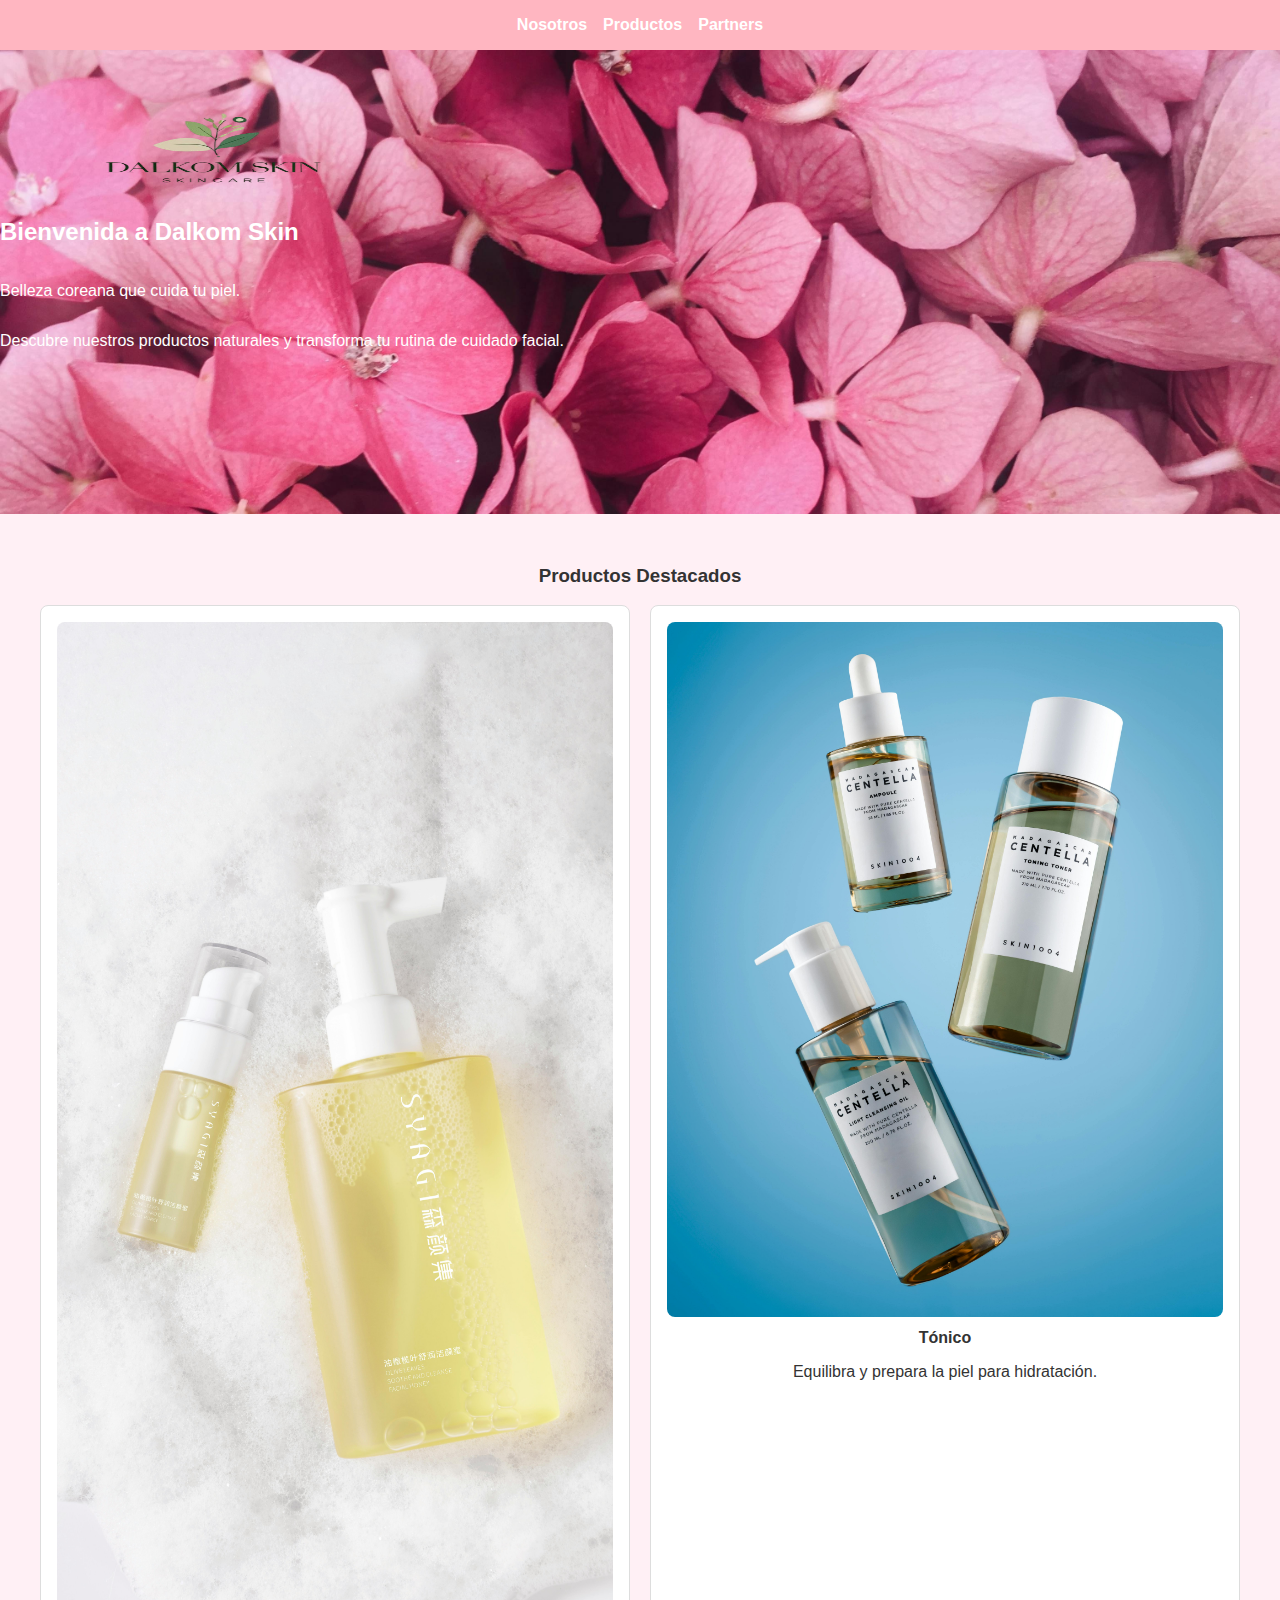
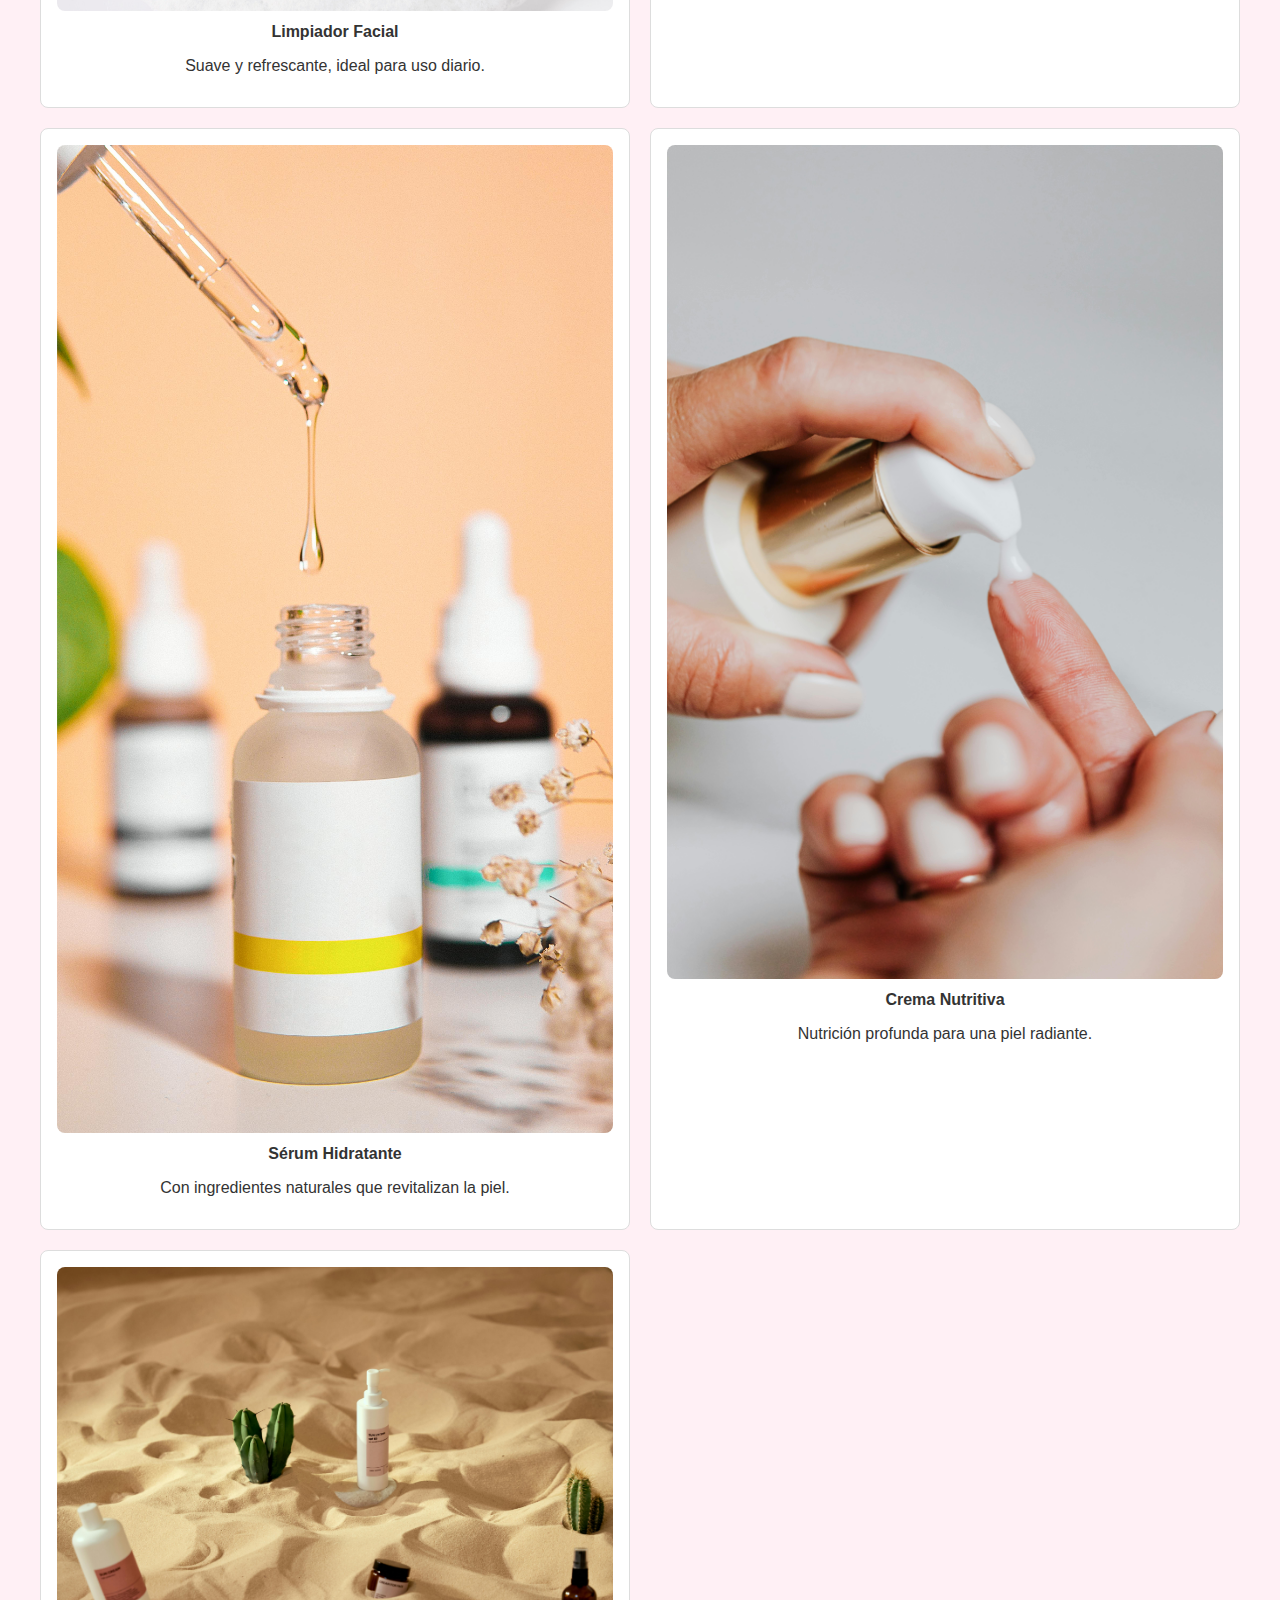
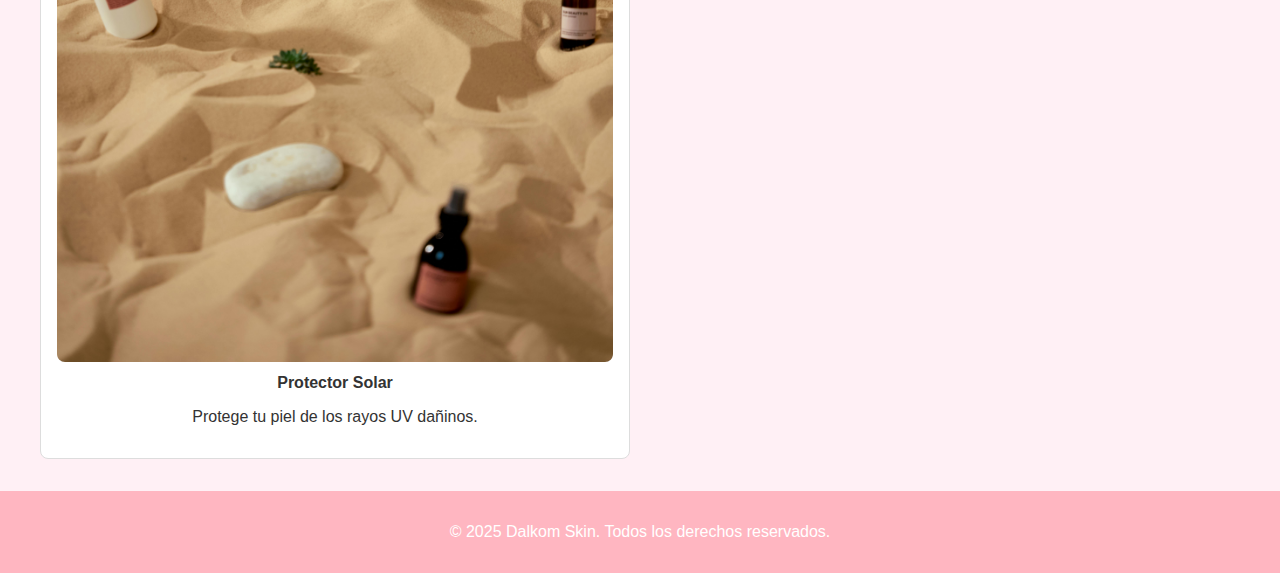
<file: index.html>
<!DOCTYPE html>
<html lang="es">
<head>
    <meta charset="UTF-8">
    <meta name="viewport" content="width=device-width, initial-scale=1.0">
    <title>Dalkom Skin</title>
    <link rel="stylesheet" href="styles.css">
</head>
<body>
   <header>
    <div class="header-container">
        <nav>
            <ul>
                <li><a href="nosotros.html">Nosotros</a></li>
                <li><a href="#">Productos</a></li>
                <li><a href="#">Partners</a></li>
            </ul>
        </nav>
    </div>
</header>
    <section class="hero">
    <div class="hero-logo">
        <img src="logotwo.png" alt="Dalkom Skin Logo">
    </div>
    <h2>Bienvenida a Dalkom Skin</h2>
    <p>Belleza coreana que cuida tu piel.</p>
    <p>Descubre nuestros productos naturales y transforma tu rutina de cuidado facial.</p>
</section>
   <section class="products">
    <h3>Productos Destacados</h3>
    <div class="product-grid">
        <div class="product-card">
            <img src="cleanser.jpg" alt="Limpiador Facial" style="width:100%; max-width:800px;">
            <h4>Limpiador Facial</h4>
            <p>Suave y refrescante, ideal para uso diario.</p>
        </div>
        <div class="product-card">
            <img src="toner.jpg" alt="Tónico" style="width:100%; max-width:800px;">
            <h4>Tónico</h4>
            <p>Equilibra y prepara la piel para hidratación.</p>
        </div>
        <div class="product-card">
            <img src="serum.jpg" alt="Sérum Hidratante" style="width:100%; max-width:800px;">
            <h4>Sérum Hidratante</h4>
            <p>Con ingredientes naturales que revitalizan la piel.</p>
        </div>
        <div class="product-card">
            <img src="moisturecream.jpg" alt="Crema Nutritiva" style="width:100%; max-width:800px;">
            <h4>Crema Nutritiva</h4>
            <p>Nutrición profunda para una piel radiante.</p>
        </div>
        <div class="product-card">
            <img src="sunscreen.jpg" alt="Protector Solar" style="width:100%; max-width:800px;">
            <h4>Protector Solar</h4>
            <p>Protege tu piel de los rayos UV dañinos.</p>
        </div>
    </div>
</section>

    <footer>
        <p>&copy; 2025 Dalkom Skin. Todos los derechos reservados.</p>
    </footer>
</body>
</html>
</file>
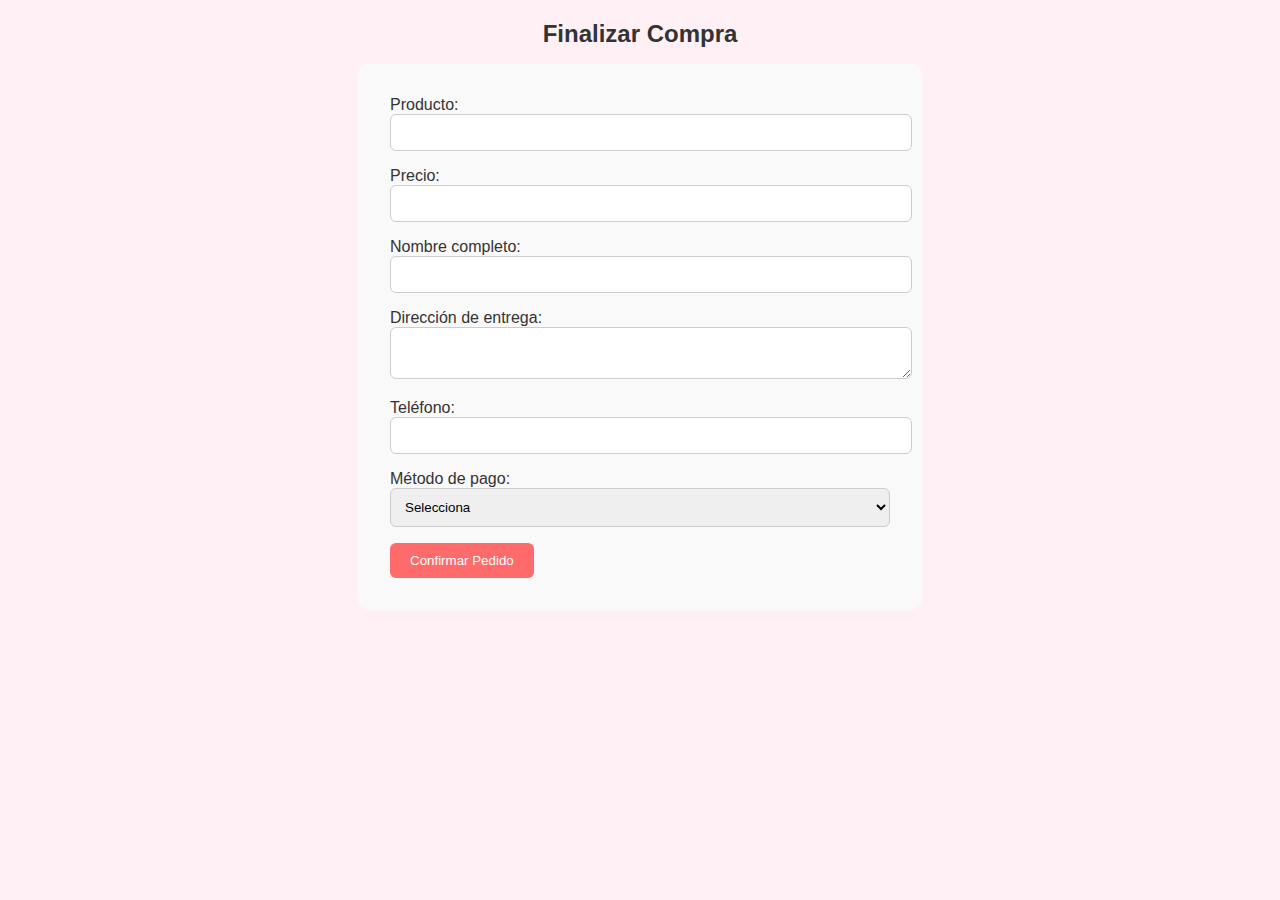
<file: checkout.html>
<!DOCTYPE html>
<html lang="es">
<head>
  <meta charset="UTF-8" />
  <meta name="viewport" content="width=device-width, initial-scale=1.0"/>
  <title>Finalizar Compra - Dalkom Skin</title>
  <link rel="stylesheet" href="styles.css"/>
  <style>
    form {
      max-width: 500px;
      margin: auto;
      padding: 2rem;
      background-color: #f9f9f9;
      border-radius: 12px;
    }
    input, select, textarea {
      width: 100%;
      padding: 10px;
      margin-bottom: 1rem;
      border: 1px solid #ccc;
      border-radius: 6px;
    }
    button {
      background-color: #ff6b6b;
      color: white;
      border: none;
      padding: 10px 20px;
      border-radius: 6px;
      cursor: pointer;
    }
    h2 {
      text-align: center;
      margin-bottom: 1rem;
    }
  </style>
</head>
<body>
  <h2>Finalizar Compra</h2>
  <form id="checkout-form">
    <label>Producto:</label>
    <input type="text" id="product-name" name="producto" readonly />

    <label>Precio:</label>
    <input type="text" id="product-price" name="precio" readonly />

    <label>Nombre completo:</label>
    <input type="text" name="nombre" required />

    <label>Dirección de entrega:</label>
    <textarea name="direccion" required></textarea>

    <label>Teléfono:</label>
    <input type="tel" name="telefono" required />

    <label>Método de pago:</label>
    <select name="metodo_pago" required>
      <option value="">Selecciona</option>
      <option value="nequi">Nequi</option>
      <option value="daviplata">Daviplata</option>
      <option value="transferencia">Transferencia Bancaria</option>
      <option value="contraentrega">Contra entrega</option>
    </select>

    <button type="submit">Confirmar Pedido</button>
  </form>

  <script>
    const params = new URLSearchParams(window.location.search);
    const name = params.get('producto');
    const price = params.get('precio');

    if (name && price) {
      document.getElementById('product-name').value = decodeURIComponent(name);
      document.getElementById('product-price').value = price + ' COP';
    }

    document.getElementById('checkout-form').addEventListener('submit', function(e) {
      e.preventDefault();
      alert("¡Tu pedido ha sido recibido! Te contactaremos pronto para confirmar.");
      this.reset();
    });
  </script>
</body>
</html>
</file>
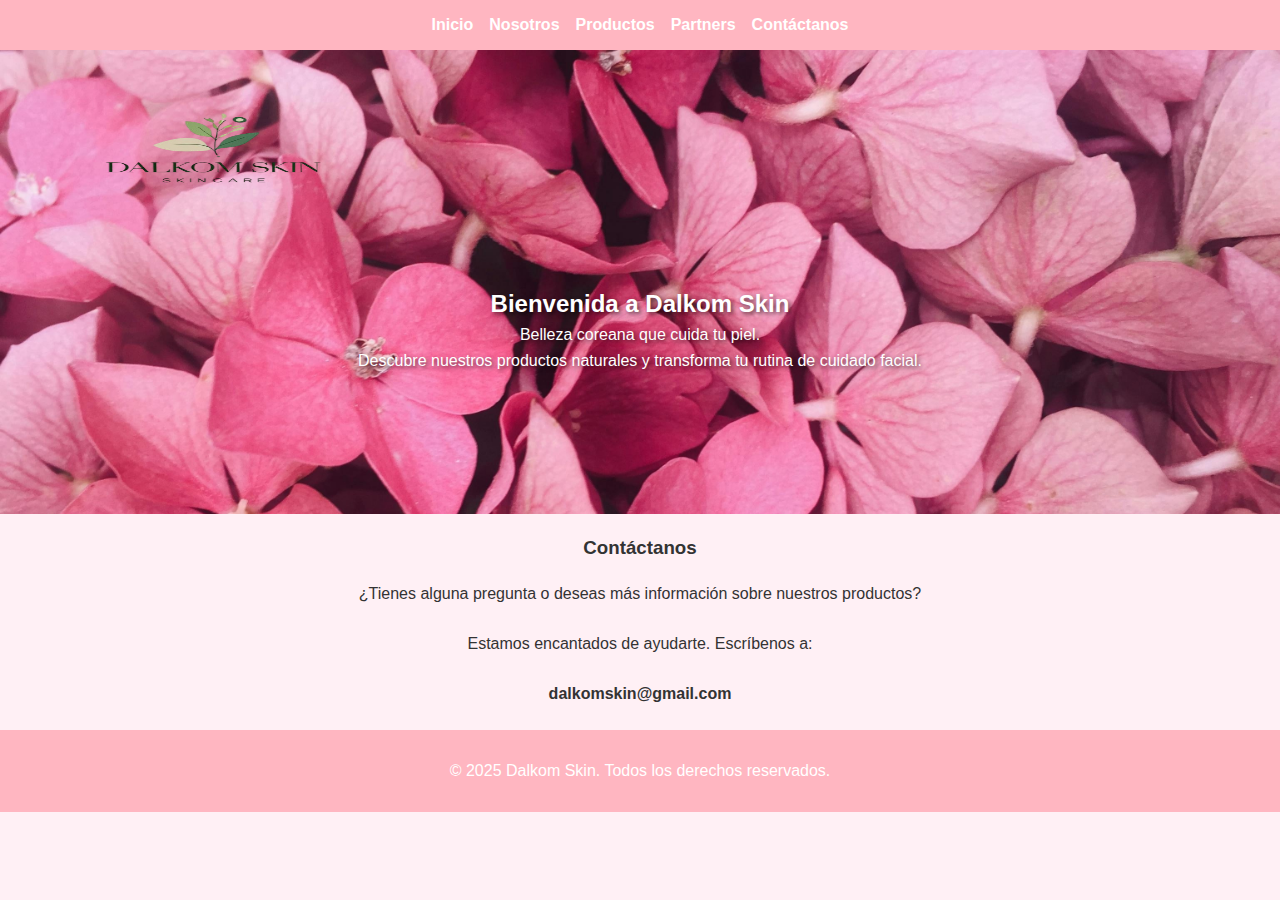
<file: contactanos.html>
<!DOCTYPE html>
<html lang="es">
<head>
    <meta charset="UTF-8" />
    <meta name="viewport" content="width=device-width, initial-scale=1" />
    <title>Contáctanos - Dalkom Skin</title>
    <link rel="stylesheet" href="styles.css" />
</head>
<body>
    <header>
        <div class="header-container">
            <nav>
                <ul>
                    <li><a href="index.html">Inicio</a></li>
                    <li><a href="nosotros.html">Nosotros</a></li>
                    <li><a href="#">Productos</a></li>
                    <li><a href="#">Partners</a></li>
                    <li><a href="contactanos.html">Contáctanos</a></li>
                </ul>
            </nav>
        </div>
    </header>

    <section class="hero">
        <div class="hero-logo">
            <img src="logotwo.png" alt="Dalkom Skin Logo" />
        </div>
        <div class="hero-content">
            <div class="hero-text">
                <h2>Bienvenida a Dalkom Skin</h2>
                <p>Belleza coreana que cuida tu piel.</p>
                <p>Descubre nuestros productos naturales y transforma tu rutina de cuidado facial.</p>
            </div>
        </div>
    </section>

    <section class="about-text">
        <h3>Contáctanos</h3>
        <p>¿Tienes alguna pregunta o deseas más información sobre nuestros productos?</p>
        <p>Estamos encantados de ayudarte. Escríbenos a:</p>
        <p><strong>dalkomskin@gmail.com</strong></p>
    </section>

    <footer>
        <p>&copy; 2025 Dalkom Skin. Todos los derechos reservados.</p>
    </footer>
</body>
</html>
</file>
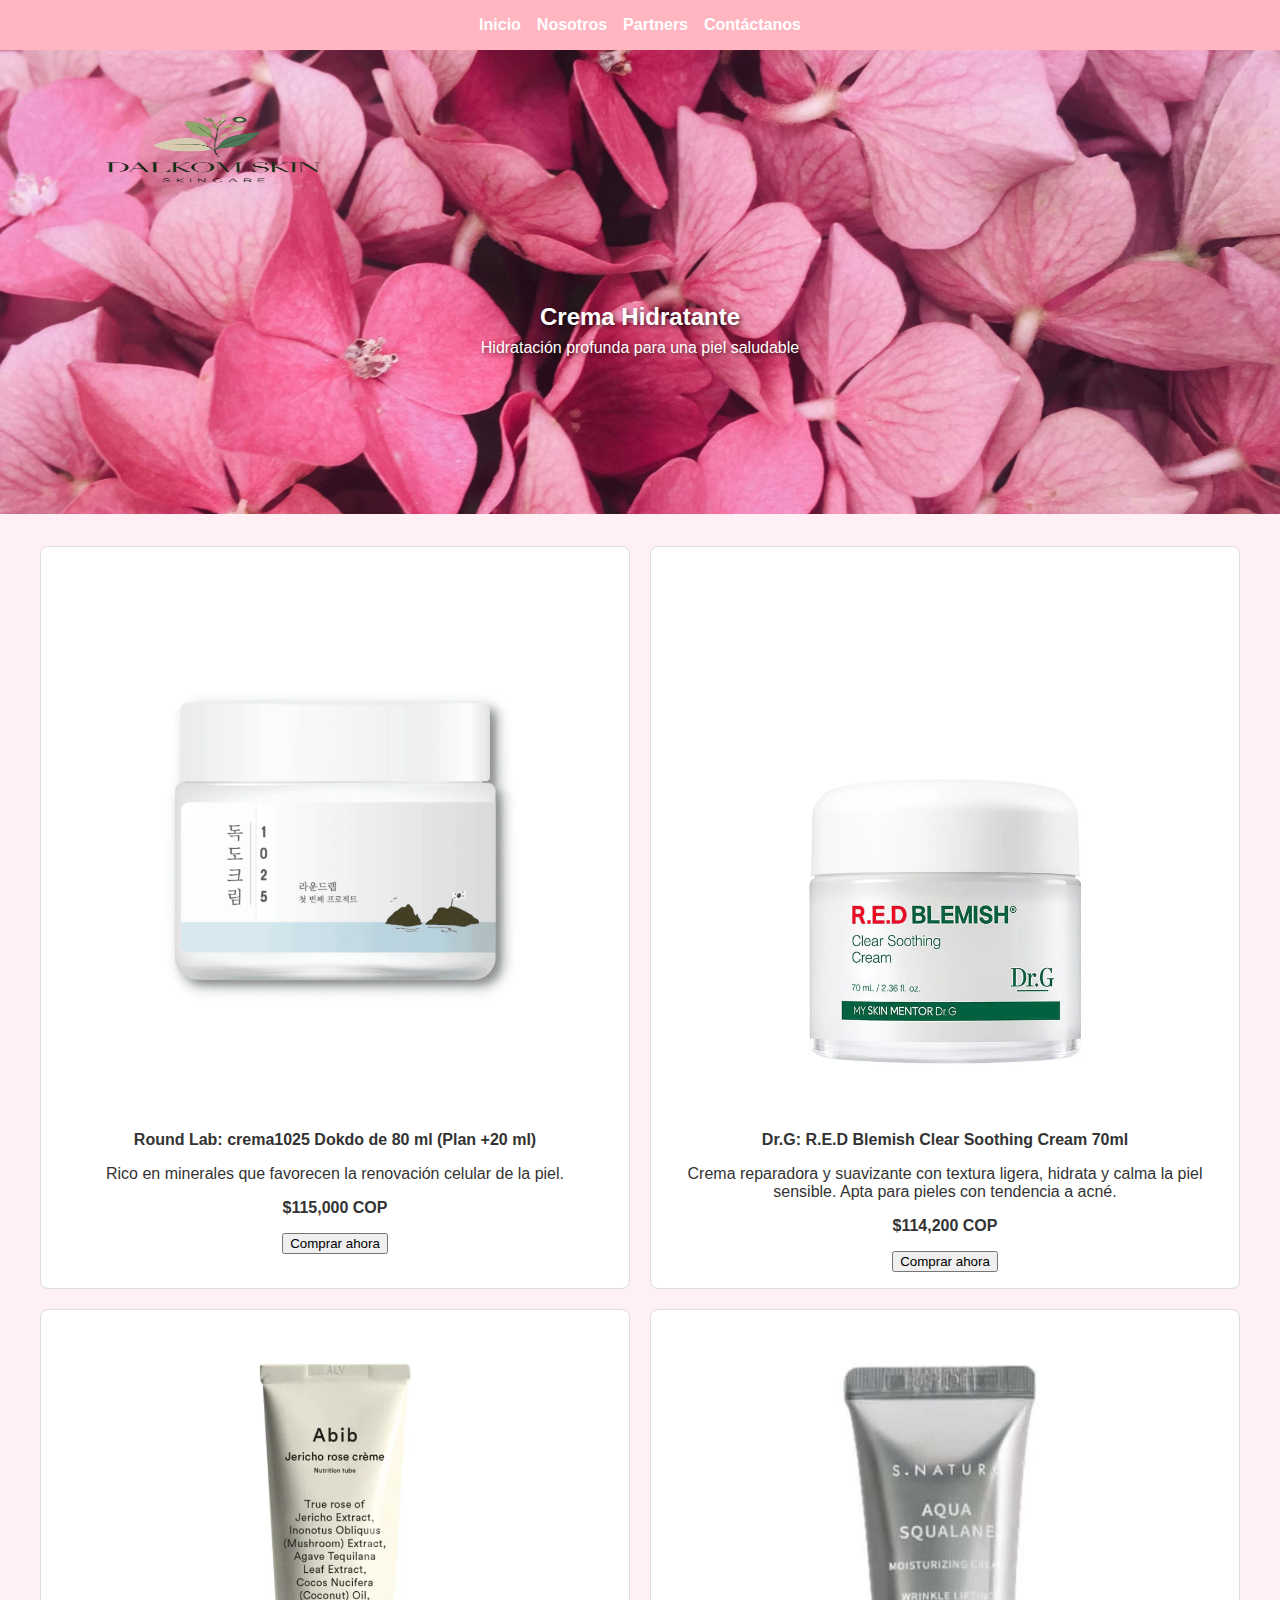
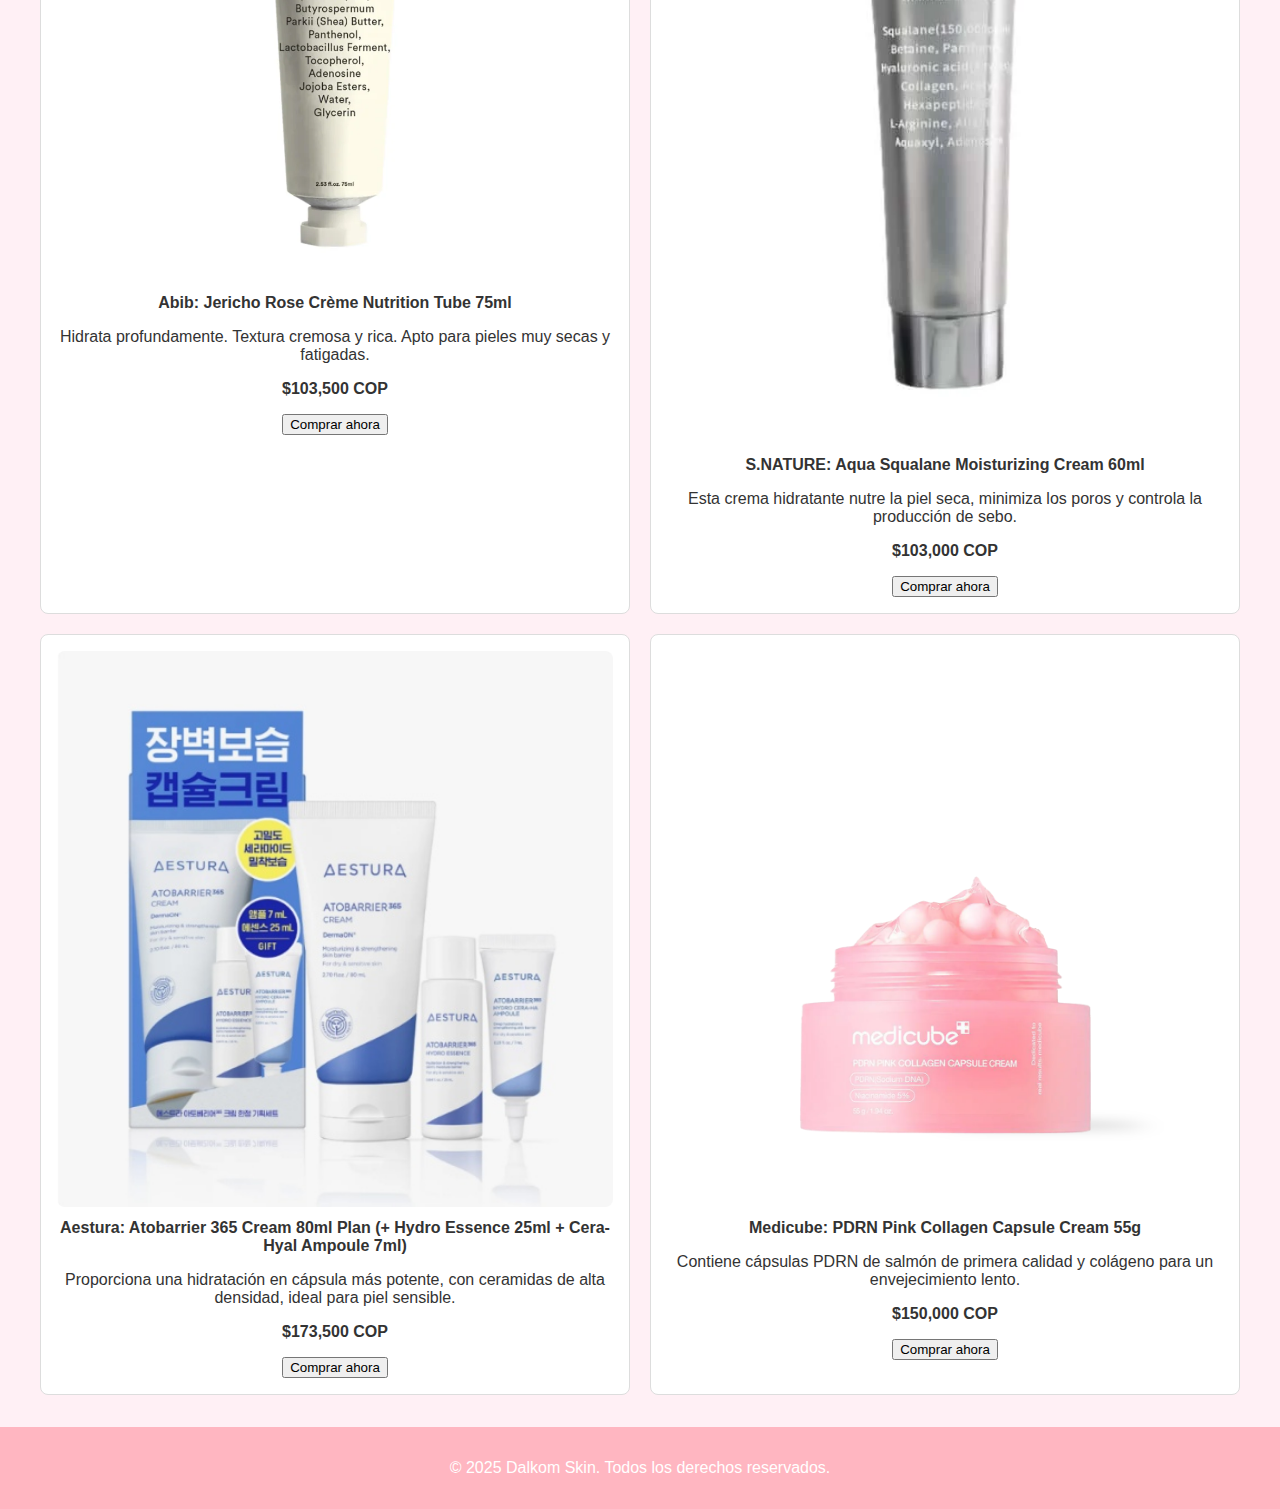
<file: crema.html>
<!DOCTYPE html>
<html lang="es">
<head>
  <meta charset="UTF-8" />
  <meta name="viewport" content="width=device-width, initial-scale=1.0" />
  <title>Crema Hidratante - Dalkom Skin</title>
  <link rel="stylesheet" href="styles.css" />
</head>
<body>
  <header>
    <div class="header-container">
      <nav>
        <ul>
          <li><a href="index.html">Inicio</a></li>
          <li><a href="nosotros.html">Nosotros</a></li>
          <li><a href="#">Partners</a></li>
          <li><a href="contactanos.html">Contáctanos</a></li>
        </ul>
      </nav>
    </div>
  </header>

  <section class="hero">
    <div class="hero-logo">
      <img src="logotwo.png" alt="Dalkom Skin Logo" />
    </div>
    <div class="hero-content">
      <div class="hero-text">
        <h2>Crema Hidratante</h2>
        <p>Hidratación profunda para una piel saludable</p>
      </div>
    </div>
  </section>

  <section class="products">
    <div class="product-grid">
      <!-- Producto 1 -->
      <div class="product-card">
        <img src="roundlab-crema.jpg" alt="Round Lab: crema1025 Dokdo de 80 ml (Plan +20 ml)" />
        <h4>Round Lab: crema1025 Dokdo de 80 ml (Plan +20 ml)</h4>
        <p>Rico en minerales que favorecen la renovación celular de la piel.</p>
        <p><strong>$115,000 COP</strong></p>
        <button>Comprar ahora</button>
      </div>

      <!-- Producto 2 -->
      <div class="product-card">
        <img src="drg-blemish.jpg" alt="Dr.G: R.E.D Blemish Clear Soothing Cream 70ml" />
        <h4>Dr.G: R.E.D Blemish Clear Soothing Cream 70ml</h4>
        <p>Crema reparadora y suavizante con textura ligera, hidrata y calma la piel sensible. Apta para pieles con tendencia a acné.</p>
        <p><strong>$114,200 COP</strong></p>
        <button>Comprar ahora</button>
      </div>

      <!-- Producto 3 -->
      <div class="product-card">
        <img src="abib-nutrition.jpg" alt="Abib: Jericho Rose Crème Nutrition Tube 75ml" />
        <h4>Abib: Jericho Rose Crème Nutrition Tube 75ml</h4>
        <p>Hidrata profundamente. Textura cremosa y rica. Apto para pieles muy secas y fatigadas.</p>
        <p><strong>$103,500 COP</strong></p>
        <button>Comprar ahora</button>
      </div>

      <!-- Producto 4 -->
      <div class="product-card">
        <img src="snature-aqua.jpg" alt="S.NATURE: Aqua Squalane Moisturizing Cream 60ml" />
        <h4>S.NATURE: Aqua Squalane Moisturizing Cream 60ml</h4>
        <p>Esta crema hidratante nutre la piel seca, minimiza los poros y controla la producción de sebo.</p>
        <p><strong>$103,000 COP</strong></p>
        <button>Comprar ahora</button>
      </div>

      <!-- Producto 5 -->
      <div class="product-card">
        <img src="aestura-cream.jpg" alt="Aestura: Atobarrier 365 Cream 80ml Plan (+ Hydro Essence 25ml + Cera-Hyal Ampoule 7ml)" />
        <h4>Aestura: Atobarrier 365 Cream 80ml Plan (+ Hydro Essence 25ml + Cera-Hyal Ampoule 7ml)</h4>
        <p>Proporciona una hidratación en cápsula más potente, con ceramidas de alta densidad, ideal para piel sensible.</p>
        <p><strong>$173,500 COP</strong></p>
        <button>Comprar ahora</button>
      </div>

      <!-- Producto 6 -->
      <div class="product-card">
        <img src="medicube-capsule.jpg" alt="Medicube: PDRN Pink Collagen Capsule Cream 55g" />
        <h4>Medicube: PDRN Pink Collagen Capsule Cream 55g</h4>
        <p>Contiene cápsulas PDRN de salmón de primera calidad y colágeno para un envejecimiento lento.</p>
        <p><strong>$150,000 COP</strong></p>
        <button>Comprar ahora</button>
      </div>
    </div>
  </section>

  <footer>
    <p>&copy; 2025 Dalkom Skin. Todos los derechos reservados.</p>
  </footer>
</body>
</html>
</file>
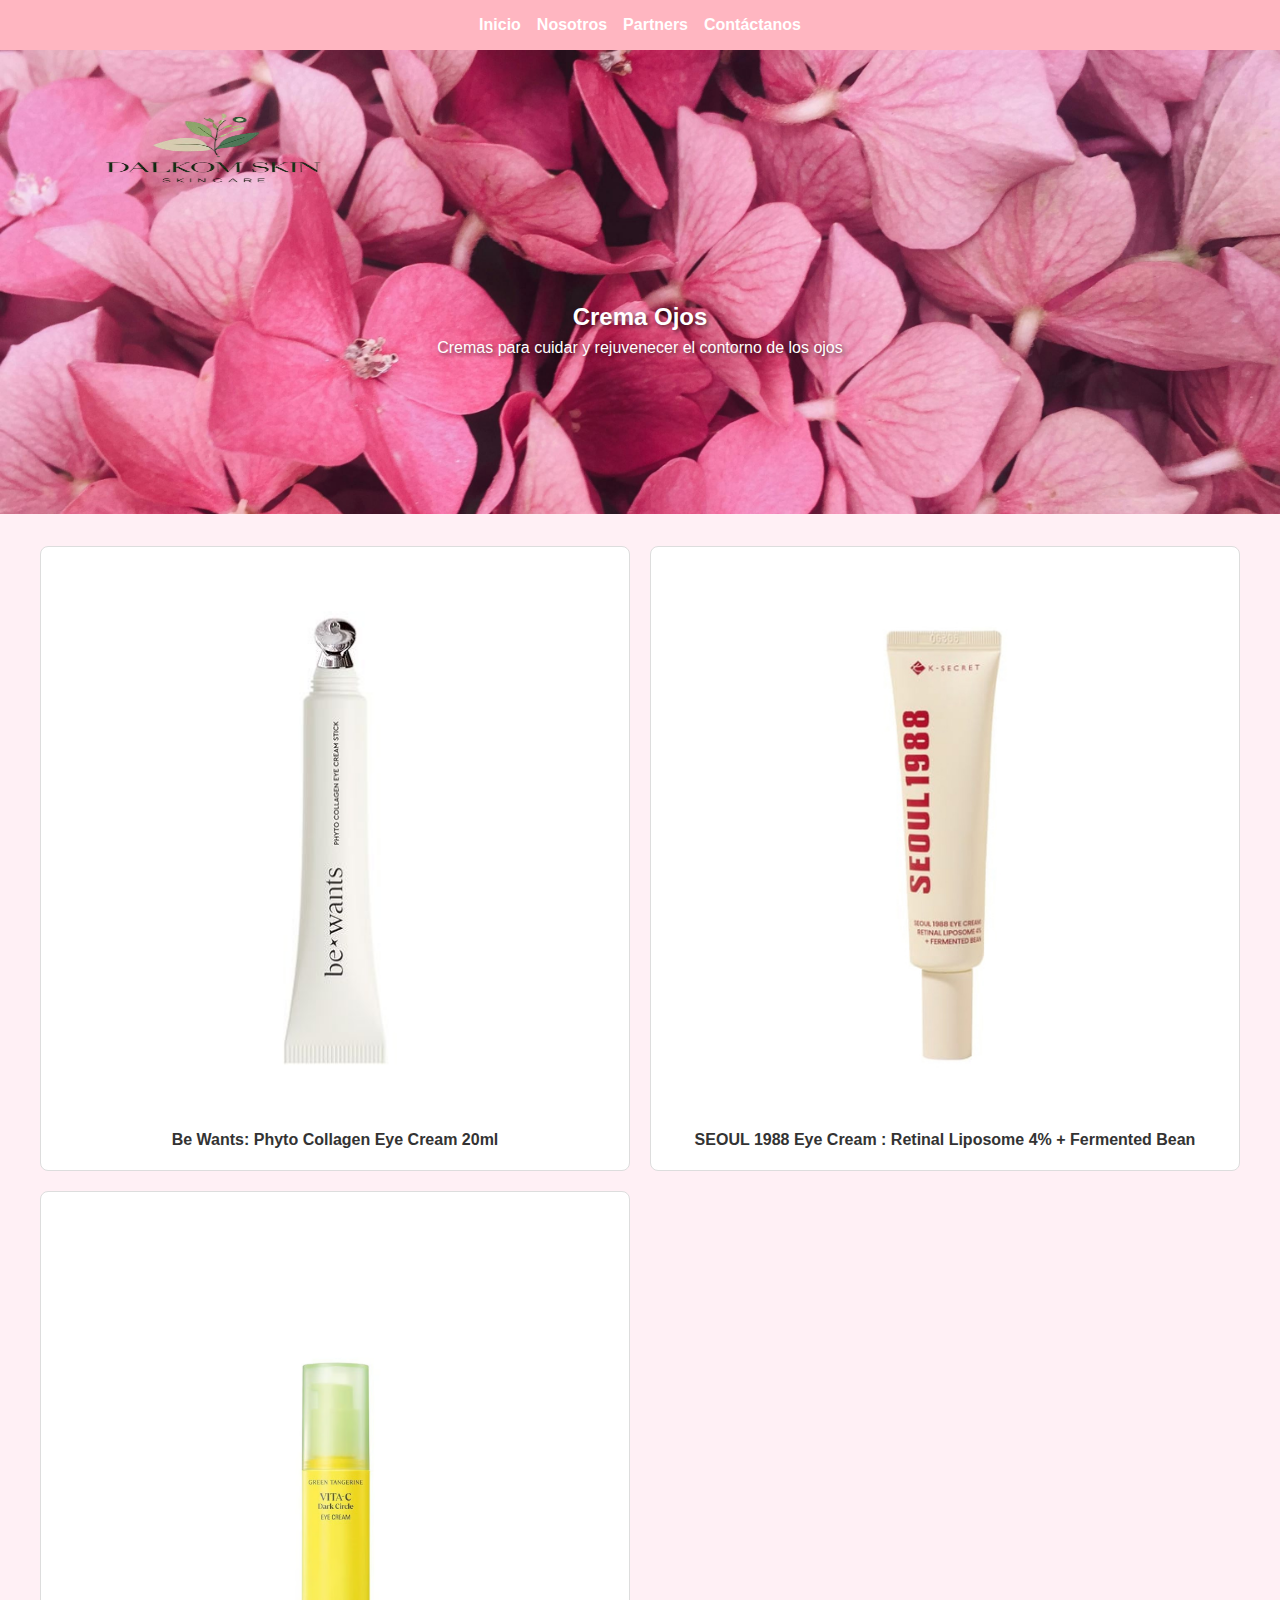
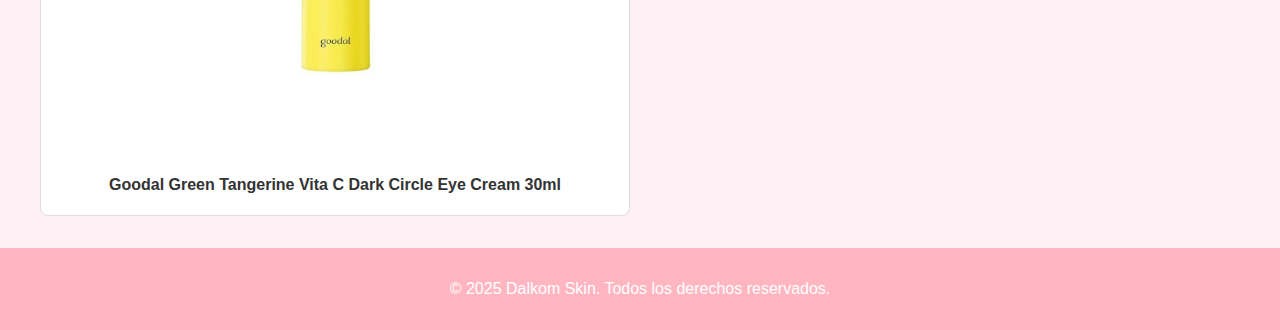
<file: cremaojos.html>
<!DOCTYPE html>
<html lang="es">
<head>
  <meta charset="UTF-8" />
  <meta name="viewport" content="width=device-width, initial-scale=1.0" />
  <title>Crema Ojos - Dalkom Skin</title>
  <link rel="stylesheet" href="styles.css" />
</head>
<body>
  <header>
    <div class="header-container">
      <nav>
        <ul>
          <li><a href="index.html">Inicio</a></li>
          <li><a href="nosotros.html">Nosotros</a></li>
          <li><a href="#">Partners</a></li>
          <li><a href="contactanos.html">Contáctanos</a></li>
        </ul>
      </nav>
    </div>
  </header>
  <section class="hero">
    <div class="hero-logo">
      <img src="logotwo.png" alt="Dalkom Skin Logo" />
    </div>
    <div class="hero-content">
      <div class="hero-text">
        <h2>Crema Ojos</h2>
        <p>Cremas para cuidar y rejuvenecer el contorno de los ojos</p>
      </div>
    </div>
  </section>
  <section class="products">
    <div class="product-grid">
      <div class="product-card">
        <img src="bewants-eyecream.jpg" alt="Be Wants: Phyto Collagen Eye Cream 20ml" />
        <h4>Be Wants: Phyto Collagen Eye Cream 20ml</h4>
      </div>
      <div class="product-card">
        <img src="seoul1988-eyecream.jpg" alt="SEOUL 1988 Eye Cream : Retinal Liposome 4% + Fermented Bean" />
        <h4>SEOUL 1988 Eye Cream : Retinal Liposome 4% + Fermented Bean</h4>
      </div>
      <div class="product-card">
        <img src="goodal-eyecream.jpg" alt="Goodal Green Tangerine Vita C Dark Circle Eye Cream 30ml" />
        <h4>Goodal Green Tangerine Vita C Dark Circle Eye Cream 30ml</h4>
      </div>
    </div>
  </section>
  <footer>
    <p>&copy; 2025 Dalkom Skin. Todos los derechos reservados.</p>
  </footer>
</body>
</html>
</file>
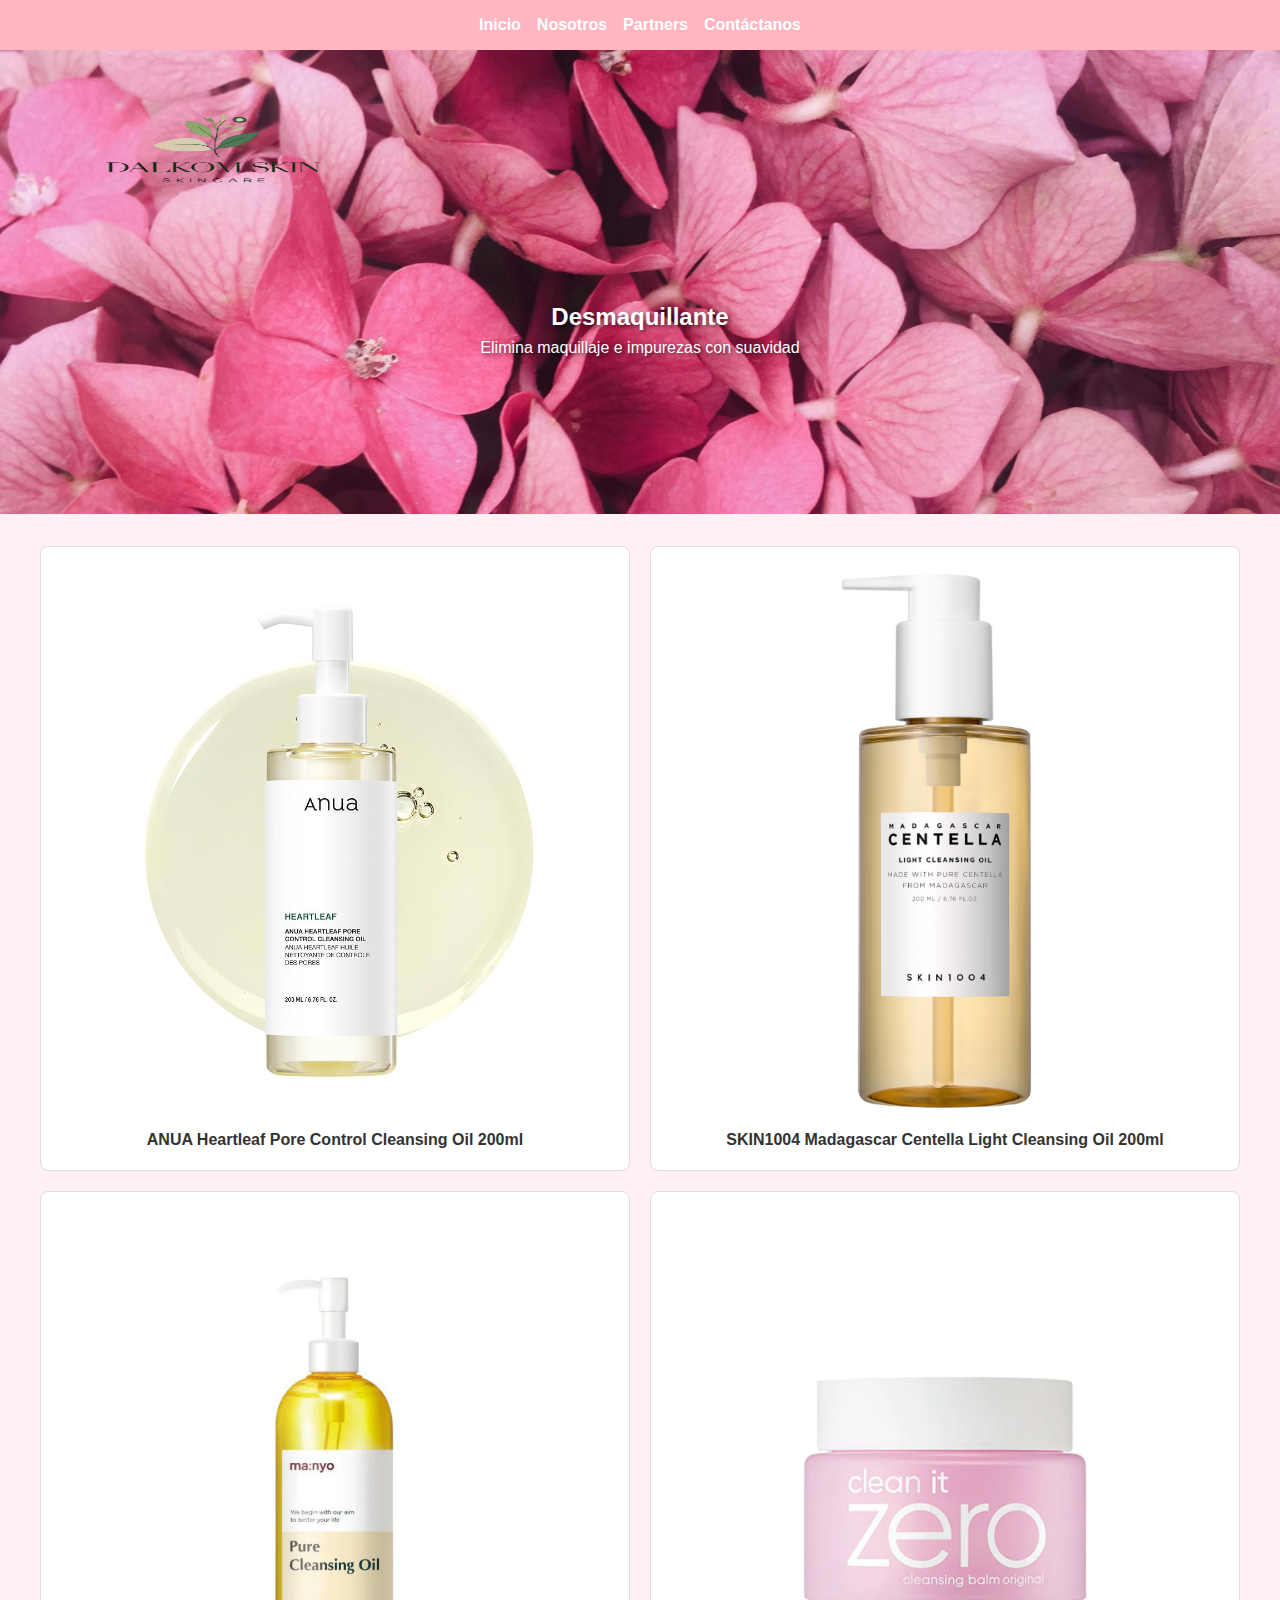
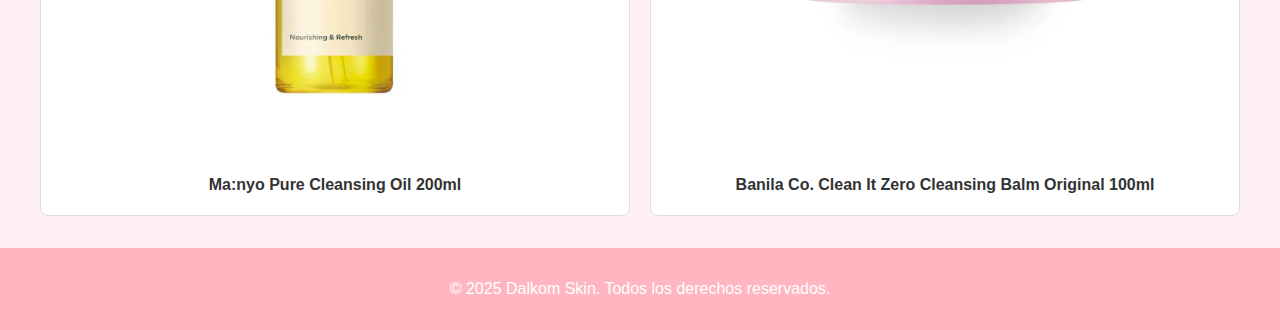
<file: desmaquillante.html>
<!DOCTYPE html>
<html lang="es">
<head>
  <meta charset="UTF-8" />
  <meta name="viewport" content="width=device-width, initial-scale=1.0" />
  <title>Desmaquillante - Dalkom Skin</title>
  <link rel="stylesheet" href="styles.css" />
</head>
<body>
  <header>
    <div class="header-container">
      <nav>
        <ul>
          <li><a href="index.html">Inicio</a></li>
          <li><a href="nosotros.html">Nosotros</a></li>
          <li><a href="#">Partners</a></li>
          <li><a href="contactanos.html">Contáctanos</a></li>
        </ul>
      </nav>
    </div>
  </header>
  <section class="hero">
    <div class="hero-logo">
      <img src="logotwo.png" alt="Dalkom Skin Logo" />
    </div>
    <div class="hero-content">
      <div class="hero-text">
        <h2>Desmaquillante</h2>
        <p>Elimina maquillaje e impurezas con suavidad</p>
      </div>
    </div>
  </section>
  <section class="products">
    <div class="product-grid">
      <div class="product-card">
        <img src="anua-oil.jpg" alt="ANUA Heartleaf Pore Control Cleansing Oil 200ml" />
        <h4>ANUA Heartleaf Pore Control Cleansing Oil 200ml</h4>
      </div>
      <div class="product-card">
        <img src="skin1004-oil.jpg" alt="SKIN1004 Madagascar Centella Light Cleansing Oil 200ml" />
        <h4>SKIN1004 Madagascar Centella Light Cleansing Oil 200ml</h4>
      </div>
      <div class="product-card">
        <img src="manyo-oil.jpg" alt="Ma:nyo Pure Cleansing Oil 200ml" />
        <h4>Ma:nyo Pure Cleansing Oil 200ml</h4>
      </div>
      <div class="product-card">
        <img src="banilaco-balm.jpg" alt="Banila Co. Clean It Zero Cleansing Balm Original 100ml" />
        <h4>Banila Co. Clean It Zero Cleansing Balm Original 100ml</h4>
      </div>
    </div>
  </section>
  <footer>
    <p>&copy; 2025 Dalkom Skin. Todos los derechos reservados.</p>
  </footer>
</body>
</html>
</file>
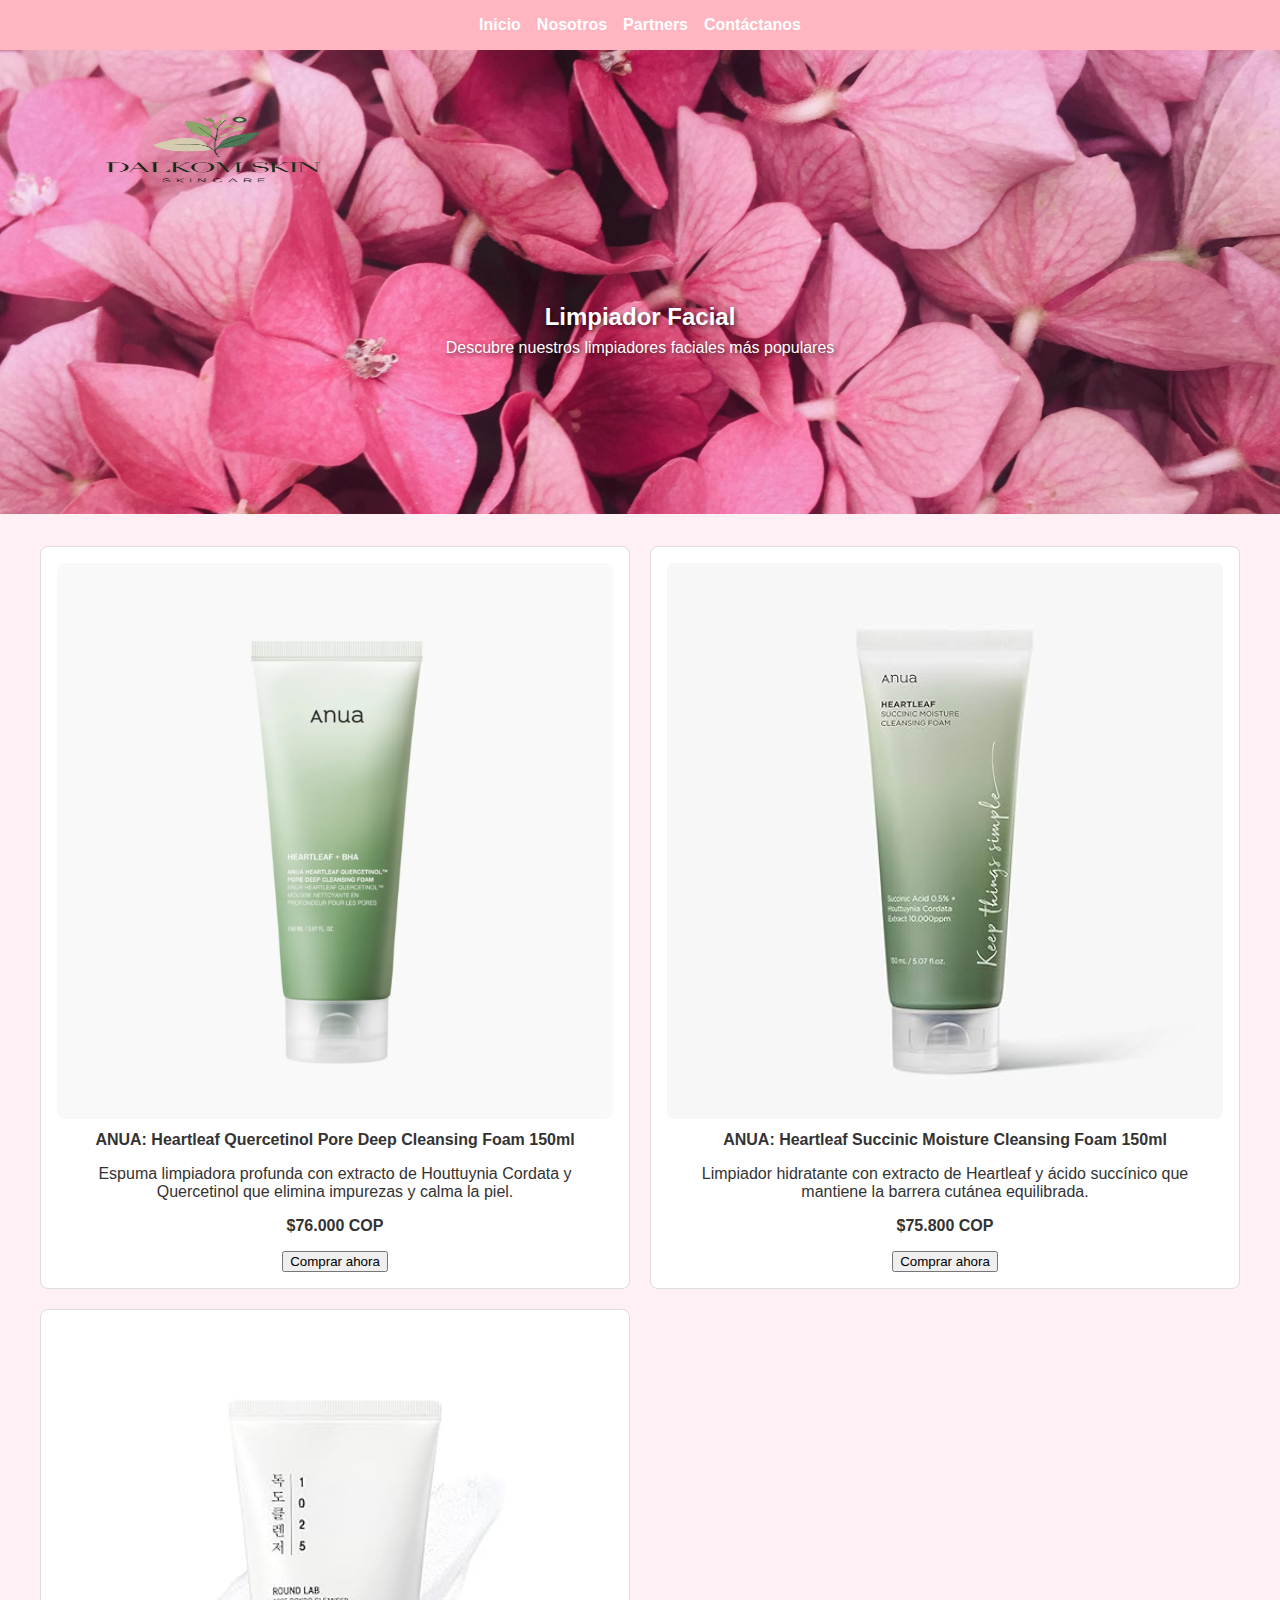
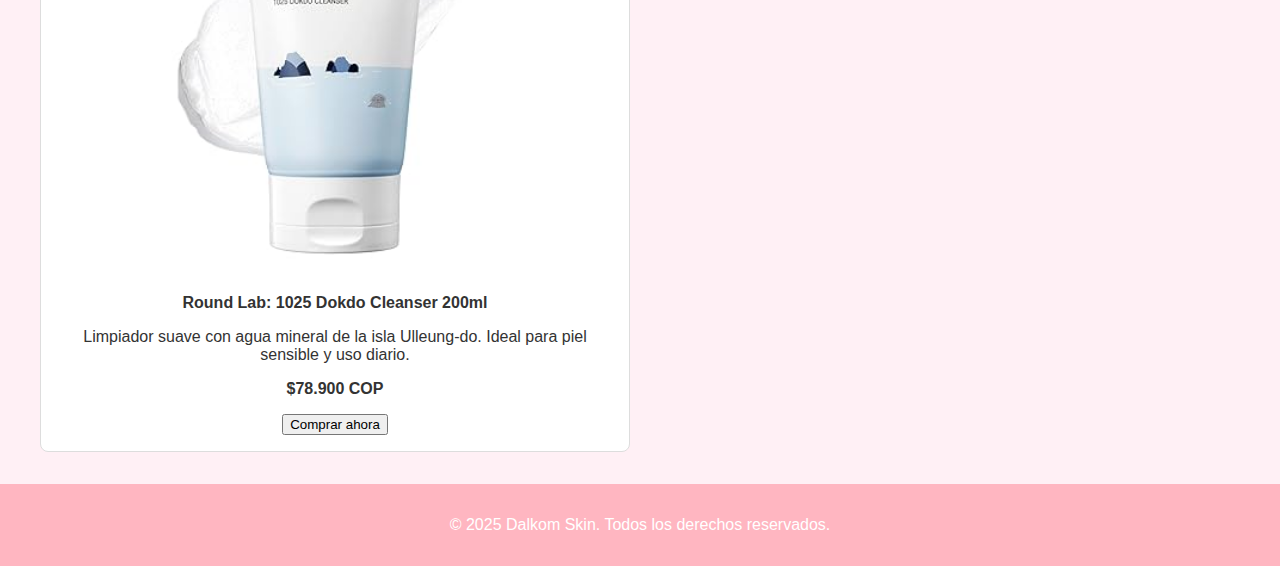
<file: limpiador.html>
<!DOCTYPE html>
<html lang="es">
<head>
  <meta charset="UTF-8" />
  <meta name="viewport" content="width=device-width, initial-scale=1.0" />
  <title>Limpiador Facial - Dalkom Skin</title>
  <link rel="stylesheet" href="styles.css" />
</head>
<body>
  <header>
    <div class="header-container">
      <nav>
        <ul>
          <li><a href="index.html">Inicio</a></li>
          <li><a href="nosotros.html">Nosotros</a></li>
          <li><a href="#">Partners</a></li>
          <li><a href="contactanos.html">Contáctanos</a></li>
        </ul>
      </nav>
    </div>
  </header>

  <section class="hero">
    <div class="hero-logo">
      <img src="logotwo.png" alt="Dalkom Skin Logo" />
    </div>
    <div class="hero-content">
      <div class="hero-text">
        <h2>Limpiador Facial</h2>
        <p>Descubre nuestros limpiadores faciales más populares</p>
      </div>
    </div>
  </section>

  <section class="products">
    <div class="product-grid">
      <!-- Producto 1 -->
      <div class="product-card">
        <img src="anua-cleanser1.jpg" alt="ANUA: Heartleaf Quercetinol Pore Deep Cleansing Foam 150ml" />
        <h4>ANUA: Heartleaf Quercetinol Pore Deep Cleansing Foam 150ml</h4>
        <p>Espuma limpiadora profunda con extracto de Houttuynia Cordata y Quercetinol que elimina impurezas y calma la piel.</p>
        <p><strong>$76.000 COP</strong></p>
        <a href="checkout.html?producto=ANUA: Heartleaf Quercetinol Pore Deep Cleansing Foam 150ml&precio=76000">
  <button>Comprar ahora</button>
</a>
      </div>

      <!-- Producto 2 -->
      <div class="product-card">
        <img src="anua-cleanser2.jpg" alt="ANUA: Heartleaf Succinic Moisture Cleansing Foam 150ml" />
        <h4>ANUA: Heartleaf Succinic Moisture Cleansing Foam 150ml</h4>
        <p>Limpiador hidratante con extracto de Heartleaf y ácido succínico que mantiene la barrera cutánea equilibrada.</p>
        <p><strong>$75.800 COP</strong></p>
        <a href="checkout.html?producto=ANUA: Heartleaf Succinic Moisture Cleansing Foam 150ml&precio=75800">
  <button>Comprar ahora</button>
</a>
      </div>

      <!-- Producto 3 -->
      <div class="product-card">
        <img src="roundlab-cleanser.jpg" alt="Round Lab: 1025 Dokdo Cleanser 200ml" />
        <h4>Round Lab: 1025 Dokdo Cleanser 200ml</h4>
        <p>Limpiador suave con agua mineral de la isla Ulleung-do. Ideal para piel sensible y uso diario.</p>
        <p><strong>$78.900 COP</strong></p>
        <a href="checkout.html?producto=Round Lab: 1025 Dokdo Cleanser 200ml&precio=78900">
  <button>Comprar ahora</button>
</a>
      </div>
    </div>
  </section>

  <footer>
    <p>&copy; 2025 Dalkom Skin. Todos los derechos reservados.</p>
  </footer>
</body>
</html>
</file>
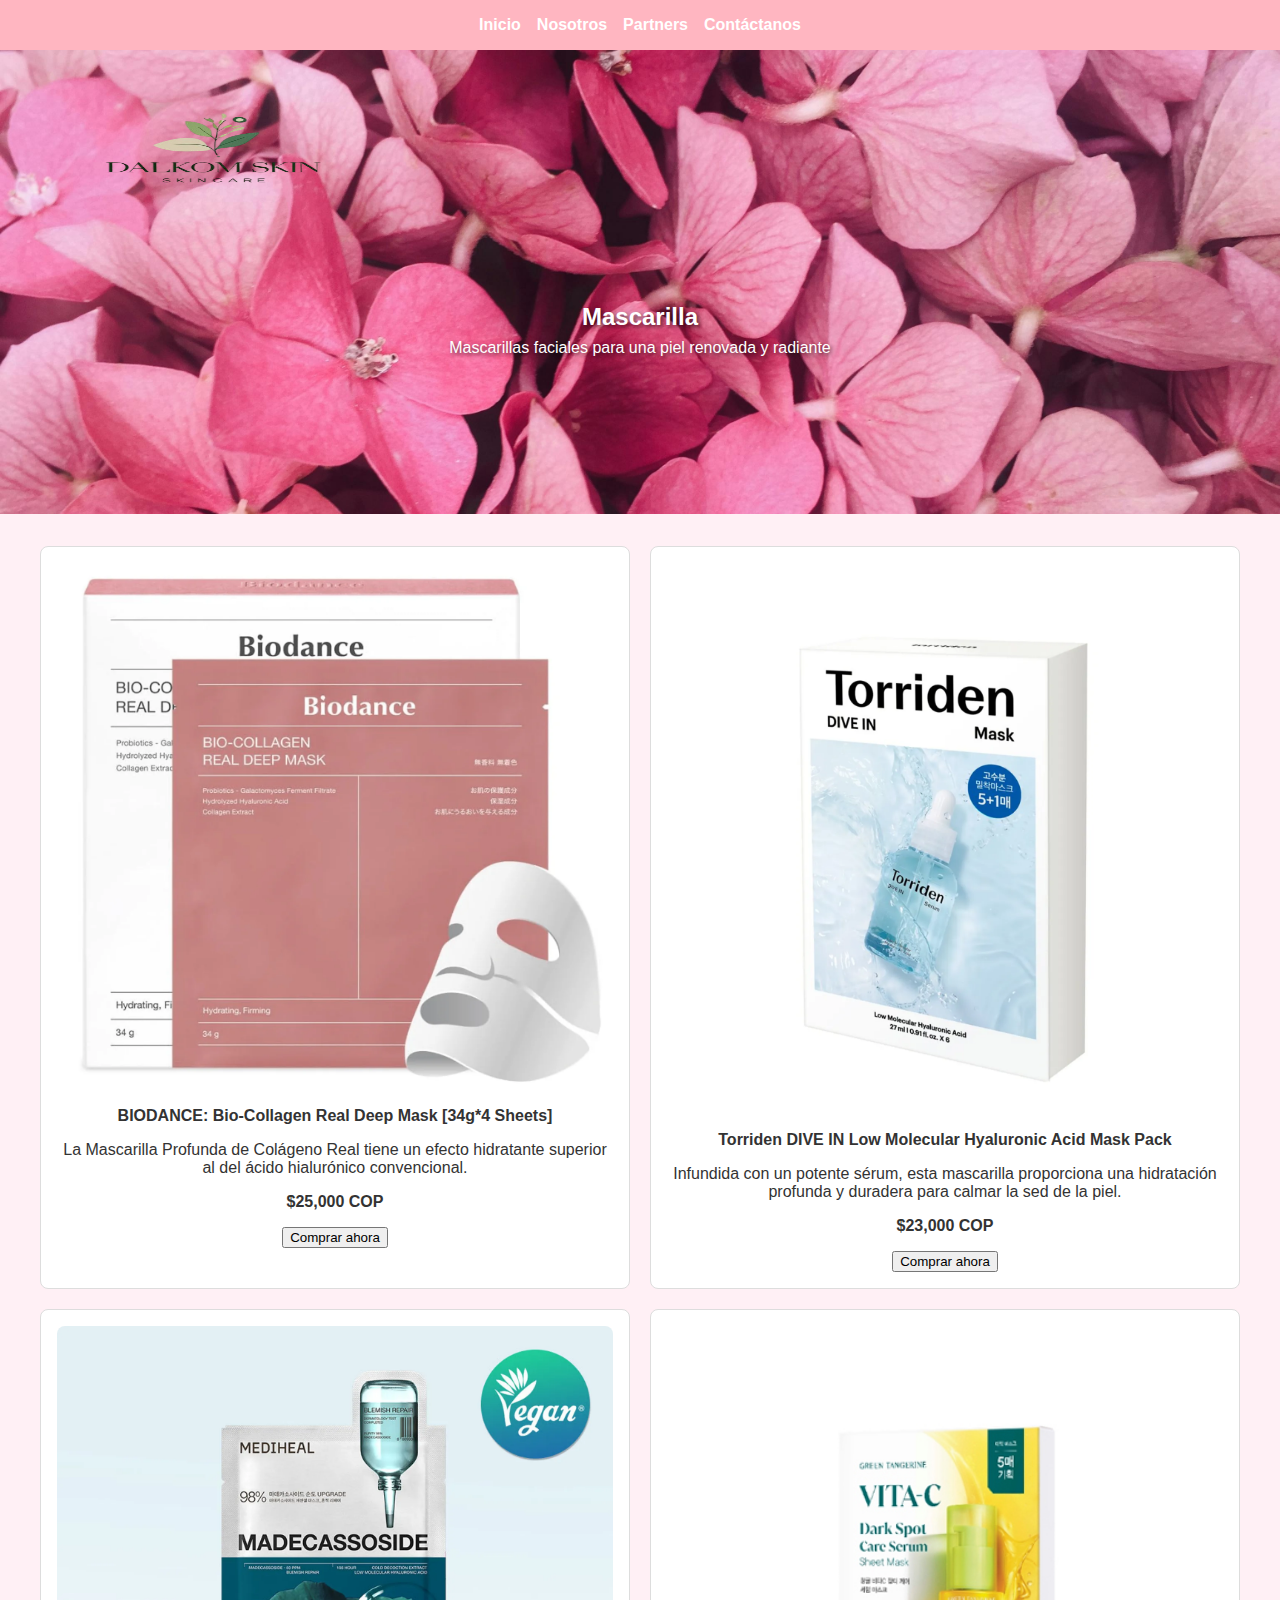
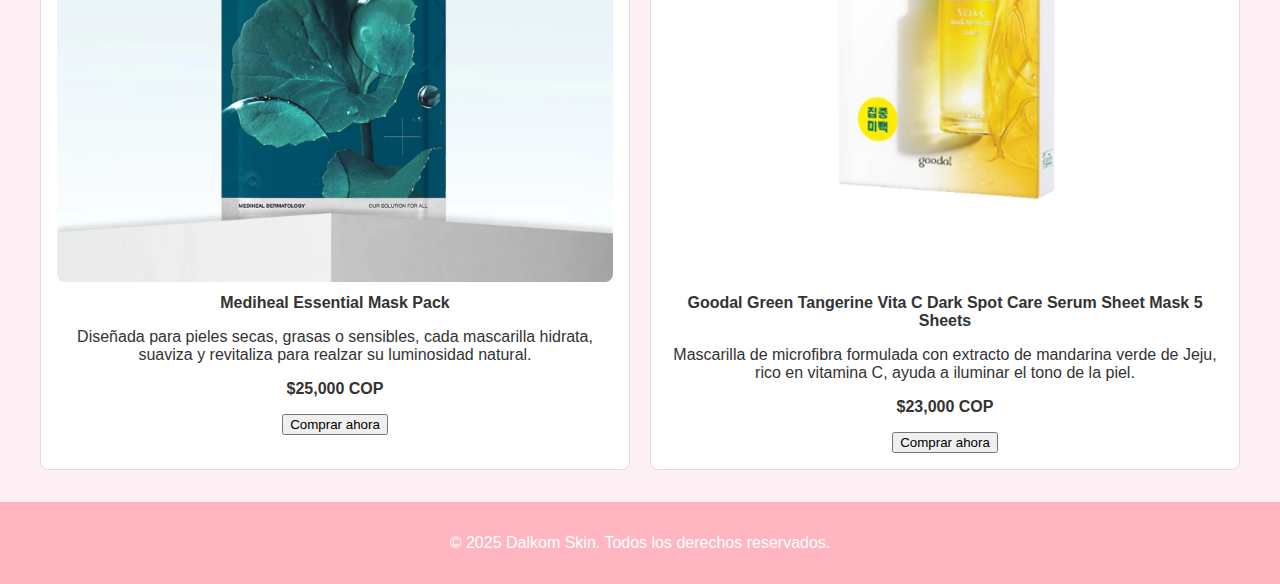
<file: mascarilla.html>
<!DOCTYPE html>
<html lang="es">
<head>
  <meta charset="UTF-8" />
  <meta name="viewport" content="width=device-width, initial-scale=1.0" />
  <title>Mascarilla - Dalkom Skin</title>
  <link rel="stylesheet" href="styles.css" />
</head>
<body>
  <header>
    <div class="header-container">
      <nav>
        <ul>
          <li><a href="index.html">Inicio</a></li>
          <li><a href="nosotros.html">Nosotros</a></li>
          <li><a href="#">Partners</a></li>
          <li><a href="contactanos.html">Contáctanos</a></li>
        </ul>
      </nav>
    </div>
  </header>
  <section class="hero">
    <div class="hero-logo">
      <img src="logotwo.png" alt="Dalkom Skin Logo" />
    </div>
    <div class="hero-content">
      <div class="hero-text">
        <h2>Mascarilla</h2>
        <p>Mascarillas faciales para una piel renovada y radiante</p>
      </div>
    </div>
  </section>
  <section class="products">
    <div class="product-grid">
      <div class="product-card">
        <img src="biodance-mask.jpg" alt="BIODANCE: Bio-Collagen Real Deep Mask [34g*4 Sheets]" />
        <h4>BIODANCE: Bio-Collagen Real Deep Mask [34g*4 Sheets]</h4>
        <p>La Mascarilla Profunda de Colágeno Real tiene un efecto hidratante superior al del ácido hialurónico convencional.</p>
        <p><strong>$25,000 COP</strong></p>
        <button>Comprar ahora</button>
      </div>

      <div class="product-card">
        <img src="torriden-mask.jpg" alt="Torriden DIVE IN Low Molecular Hyaluronic Acid Mask Pack" />
        <h4>Torriden DIVE IN Low Molecular Hyaluronic Acid Mask Pack</h4>
        <p>Infundida con un potente sérum, esta mascarilla proporciona una hidratación profunda y duradera para calmar la sed de la piel.</p>
        <p><strong>$23,000 COP</strong></p>
        <button>Comprar ahora</button>
      </div>

      <div class="product-card">
        <img src="mediheal-mask.jpg" alt="Mediheal Essential Mask Pack" />
        <h4>Mediheal Essential Mask Pack</h4>
        <p>Diseñada para pieles secas, grasas o sensibles, cada mascarilla hidrata, suaviza y revitaliza para realzar su luminosidad natural.</p>
        <p><strong>$25,000 COP</strong></p>
        <button>Comprar ahora</button>
      </div>

      <div class="product-card">
        <img src="goodal-mask.jpg" alt="Goodal Green Tangerine Vita C Dark Spot Care Serum Sheet Mask 5 Sheets" />
        <h4>Goodal Green Tangerine Vita C Dark Spot Care Serum Sheet Mask 5 Sheets</h4>
        <p>Mascarilla de microfibra formulada con extracto de mandarina verde de Jeju, rico en vitamina C, ayuda a iluminar el tono de la piel.</p>
        <p><strong>$23,000 COP</strong></p>
        	<a href="checkout.html?producto=Goodal Green Tangerine Vita C Dark Spot Care Serum Sheet Mask 5 Sheets&precio=23,000">
  <button>Comprar ahora</button>
</a>
      </div>

    </div>
  </section>

  <footer>
    <p>&copy; 2025 Dalkom Skin. Todos los derechos reservados.</p>
  </footer>
</body>
</html>
</file>
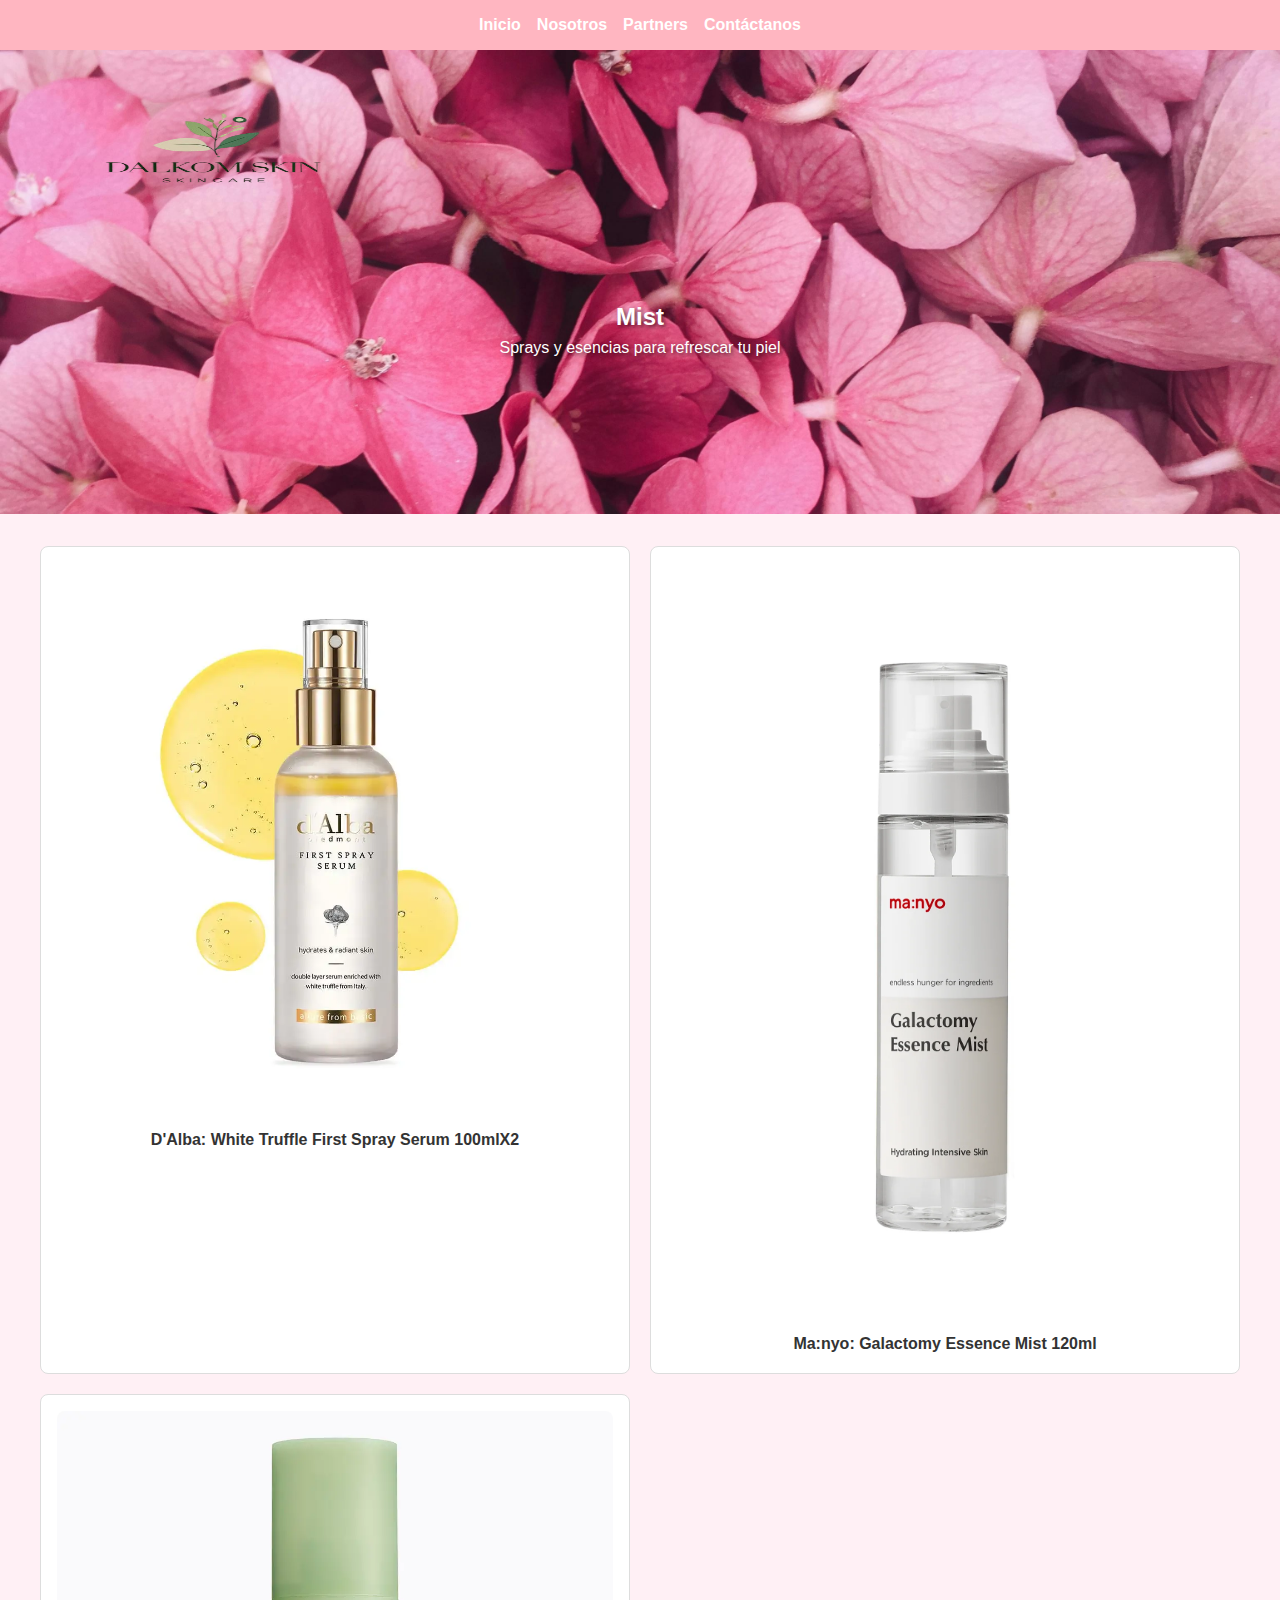
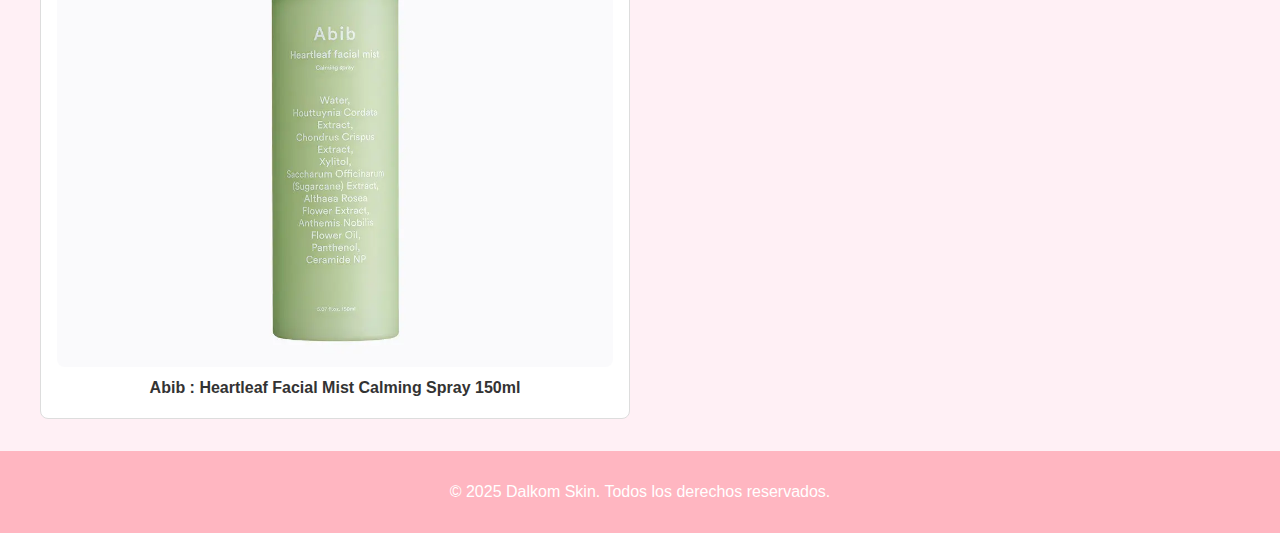
<file: mist.html>
<!DOCTYPE html>
<html lang="es">
<head>
  <meta charset="UTF-8" />
  <meta name="viewport" content="width=device-width, initial-scale=1.0" />
  <title>Mist - Dalkom Skin</title>
  <link rel="stylesheet" href="styles.css" />
</head>
<body>
  <header>
    <div class="header-container">
      <nav>
        <ul>
          <li><a href="index.html">Inicio</a></li>
          <li><a href="nosotros.html">Nosotros</a></li>
          <li><a href="#">Partners</a></li>
          <li><a href="contactanos.html">Contáctanos</a></li>
        </ul>
      </nav>
    </div>
  </header>
  <section class="hero">
    <div class="hero-logo">
      <img src="logotwo.png" alt="Dalkom Skin Logo" />
    </div>
    <div class="hero-content">
      <div class="hero-text">
        <h2>Mist</h2>
        <p>Sprays y esencias para refrescar tu piel</p>
      </div>
    </div>
  </section>
  <section class="products">
    <div class="product-grid">
      <div class="product-card">
        <img src="dalba-mist.jpg" alt="D'Alba: White Truffle First Spray Serum 100mlX2" />
        <h4>D'Alba: White Truffle First Spray Serum 100mlX2</h4>
      </div>
      <div class="product-card">
        <img src="manyo-mist.jpg" alt="Ma:nyo: Galactomy Essence Mist 120ml" />
        <h4>Ma:nyo: Galactomy Essence Mist 120ml</h4>
      </div>
      <div class="product-card">
        <img src="abib-mist.jpg" alt="Abib : Heartleaf Facial Mist Calming Spray 150ml" />
        <h4>Abib : Heartleaf Facial Mist Calming Spray 150ml</h4>
      </div>
    </div>
  </section>
  <footer>
    <p>&copy; 2025 Dalkom Skin. Todos los derechos reservados.</p>
  </footer>
</body>
</html>
</file>
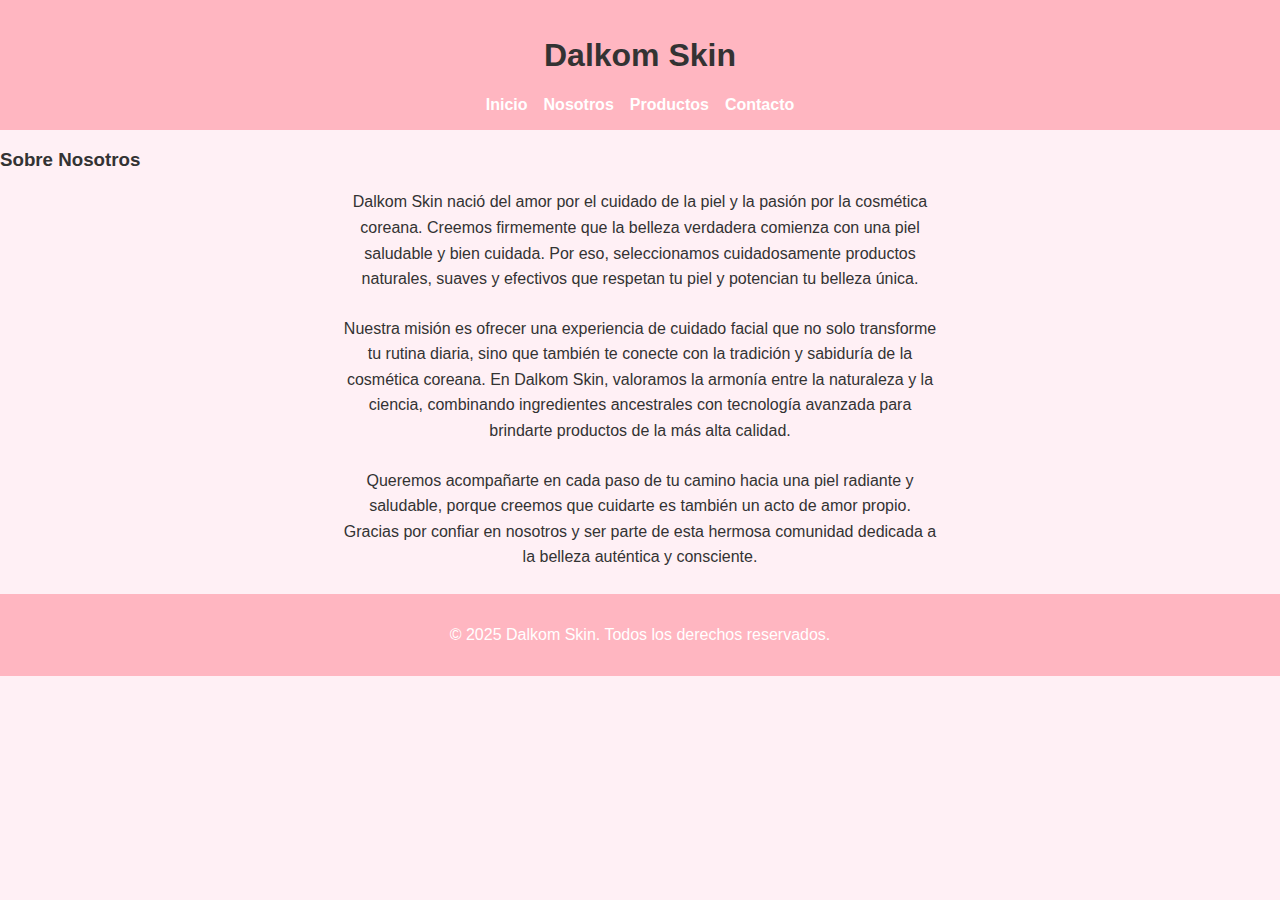
<file: nosotros.html>
<!DOCTYPE html>
<html lang="es">
<head>
    <meta charset="UTF-8" />
    <meta name="viewport" content="width=device-width, initial-scale=1.0" />
    <title>Nosotros - Dalkom Skin</title>
    <link rel="stylesheet" href="styles.css" />
</head>
<body>
    <header>
        <h1>Dalkom Skin</h1>
        <nav>
            <ul>
                <li><a href="index.html">Inicio</a></li>
                <li><a href="nosotros.html" class="active">Nosotros</a></li>
                <li><a href="#">Productos</a></li>
                <li><a href="#">Contacto</a></li>
            </ul>
        </nav>
    </header>

   <section id="nosotros" class="about-section">
    <h3>Sobre Nosotros</h3>
    <div class="about-text">
        <p>Dalkom Skin nació del amor por el cuidado de la piel y la pasión por la cosmética coreana. Creemos firmemente que la belleza verdadera comienza con una piel saludable y bien cuidada. Por eso, seleccionamos cuidadosamente productos naturales, suaves y efectivos que respetan tu piel y potencian tu belleza única.</p>

        <p>Nuestra misión es ofrecer una experiencia de cuidado facial que no solo transforme tu rutina diaria, sino que también te conecte con la tradición y sabiduría de la cosmética coreana. En Dalkom Skin, valoramos la armonía entre la naturaleza y la ciencia, combinando ingredientes ancestrales con tecnología avanzada para brindarte productos de la más alta calidad.</p>

        <p>Queremos acompañarte en cada paso de tu camino hacia una piel radiante y saludable, porque creemos que cuidarte es también un acto de amor propio. Gracias por confiar en nosotros y ser parte de esta hermosa comunidad dedicada a la belleza auténtica y consciente.</p>
    </div>
</section>

    <footer>
        <p>&copy; 2025 Dalkom Skin. Todos los derechos reservados.</p>
    </footer>
</body>
</html>
</file>
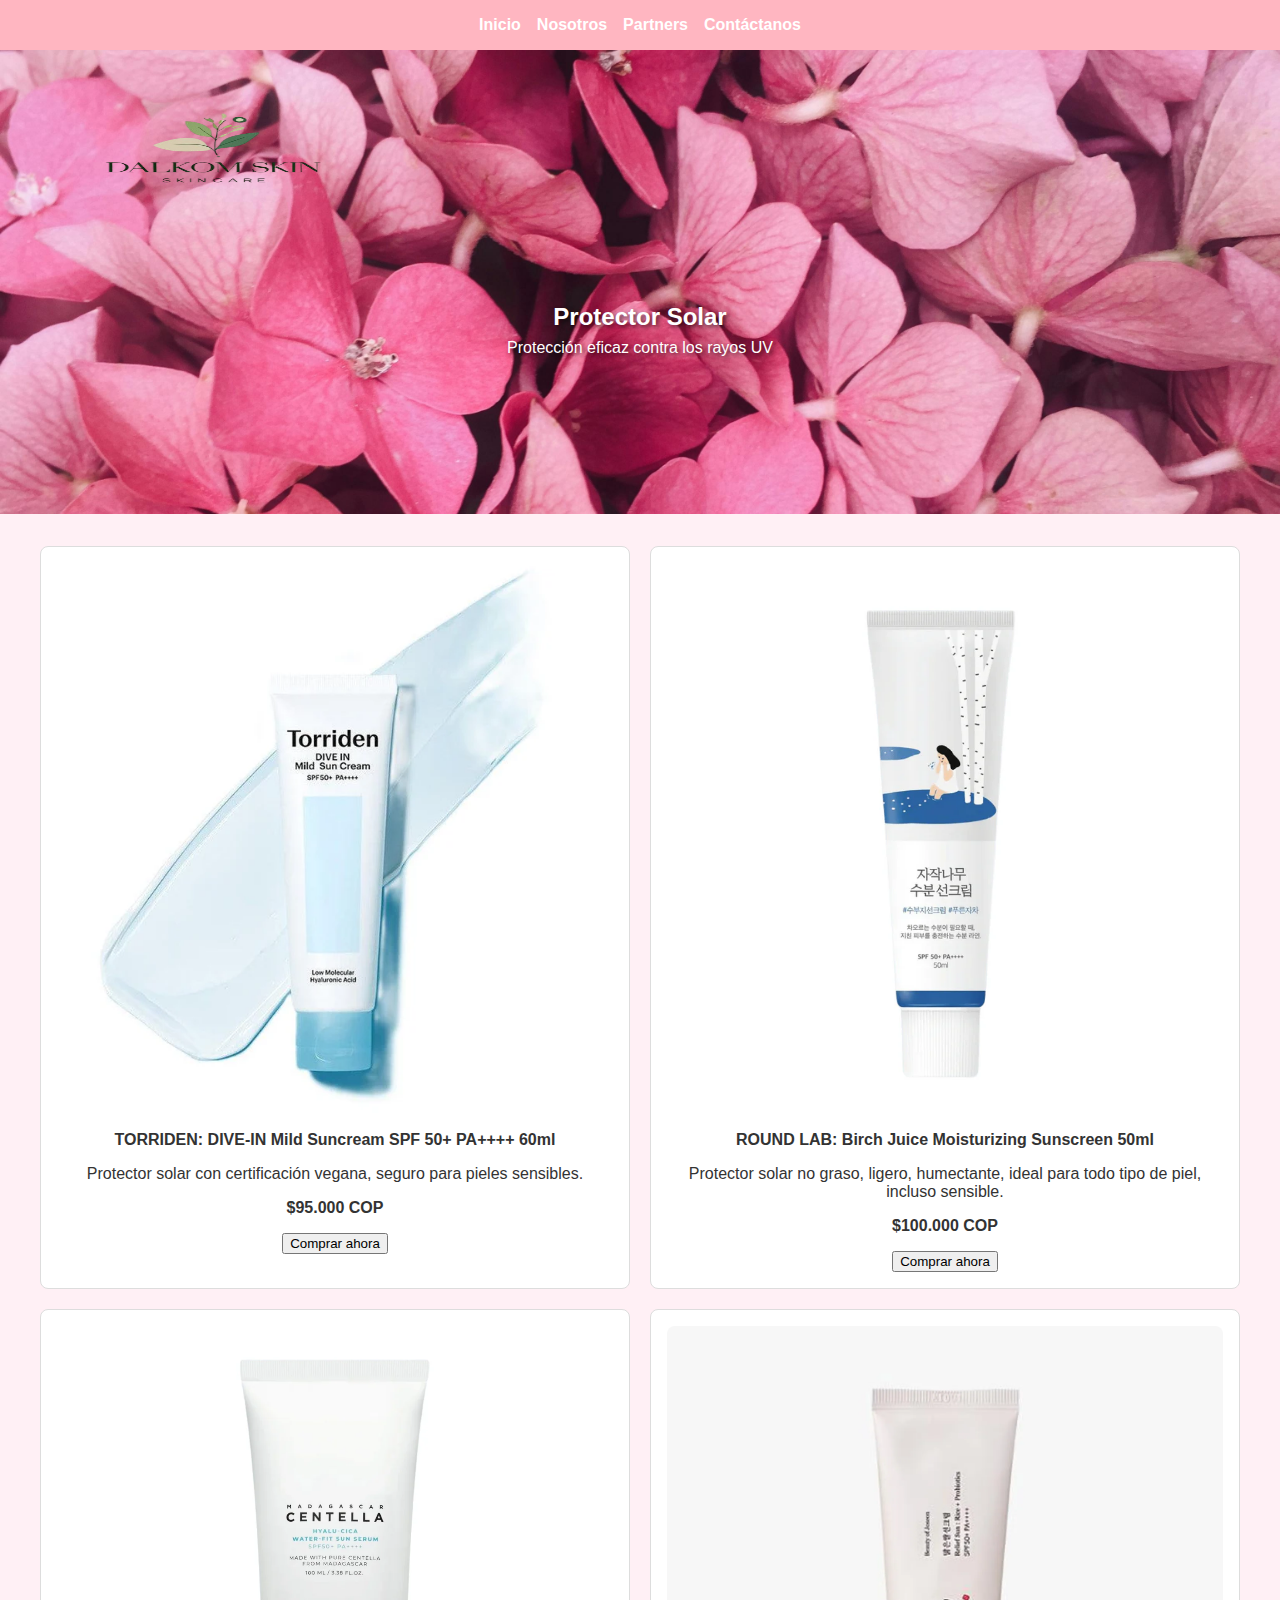
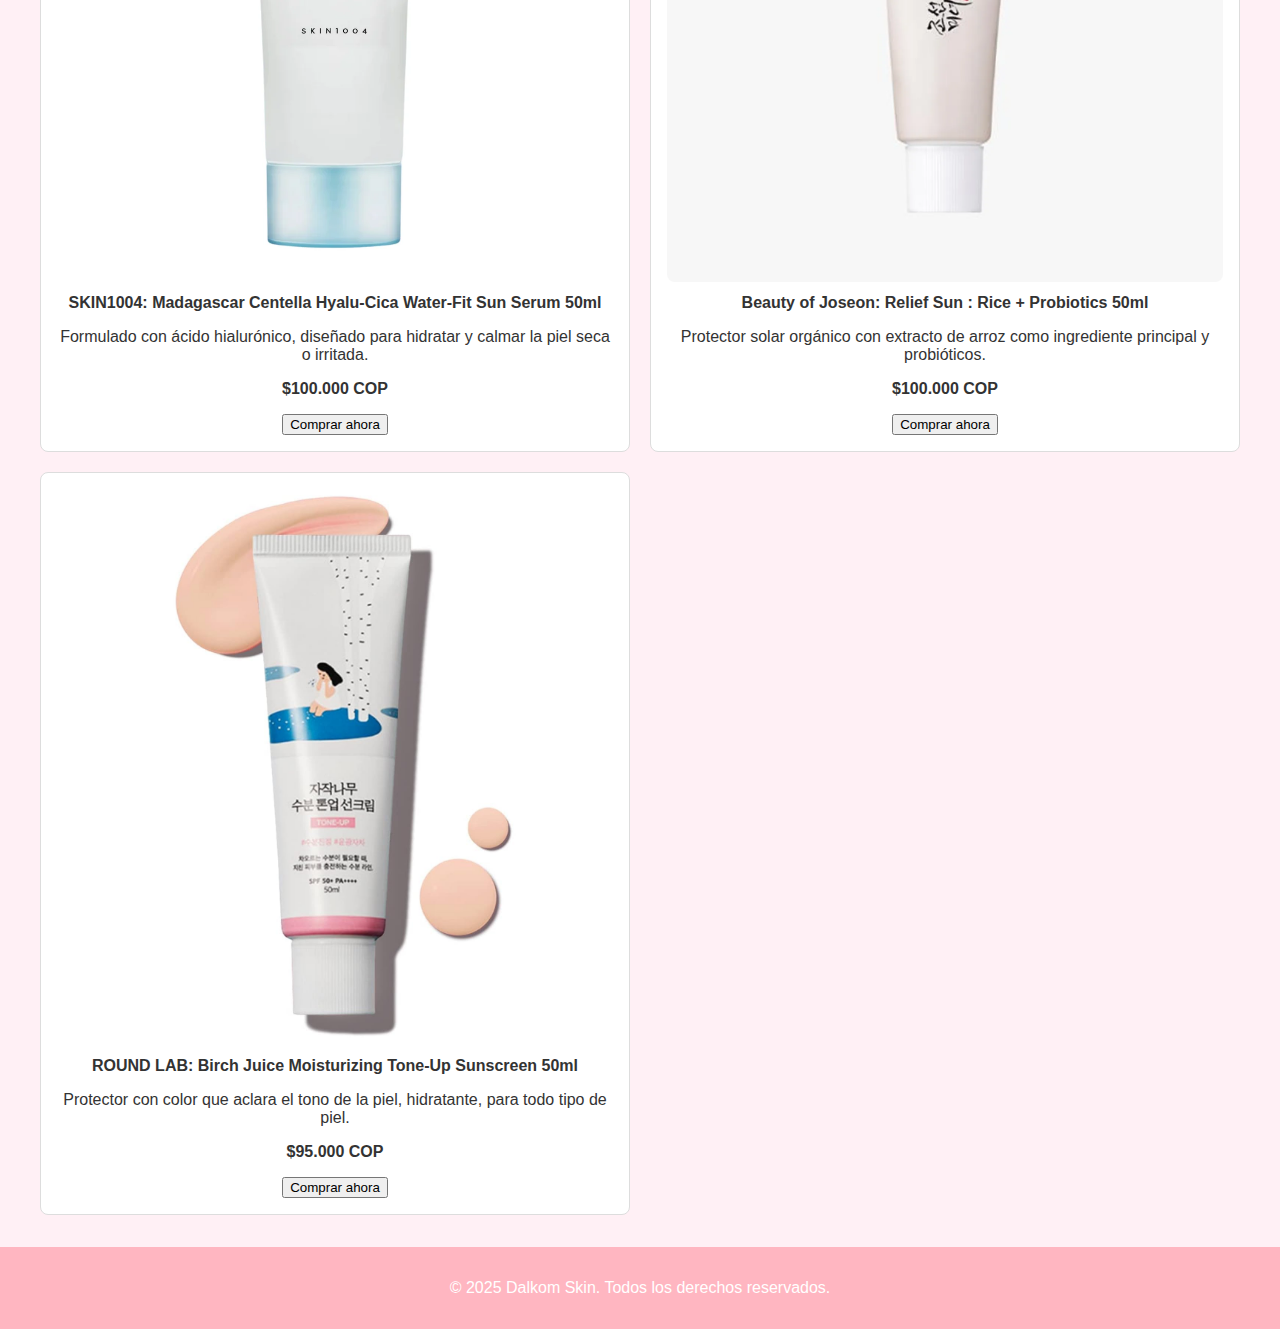
<file: protector.html>
<!DOCTYPE html>
<html lang="es">
<head>
  <meta charset="UTF-8" />
  <meta name="viewport" content="width=device-width, initial-scale=1.0" />
  <title>Protector Solar - Dalkom Skin</title>
  <link rel="stylesheet" href="styles.css" />
</head>
<body>
  <header>
    <div class="header-container">
      <nav>
        <ul>
          <li><a href="index.html">Inicio</a></li>
          <li><a href="nosotros.html">Nosotros</a></li>
          <li><a href="#">Partners</a></li>
          <li><a href="contactanos.html">Contáctanos</a></li>
        </ul>
      </nav>
    </div>
  </header>

  <section class="hero">
    <div class="hero-logo">
      <img src="logotwo.png" alt="Dalkom Skin Logo" />
    </div>
    <div class="hero-content">
      <div class="hero-text">
        <h2>Protector Solar</h2>
        <p>Protección eficaz contra los rayos UV</p>
      </div>
    </div>
  </section>

  <section class="products">
    <div class="product-grid">

      <!-- Producto 1 -->
      <div class="product-card">
        <img src="torriden-sun.jpg" alt="TORRIDEN: DIVE-IN Mild Suncream SPF 50+ PA++++ 60ml" />
        <h4>TORRIDEN: DIVE-IN Mild Suncream SPF 50+ PA++++ 60ml</h4>
        <p>Protector solar con certificación vegana, seguro para pieles sensibles.</p>
        <p><strong>$95.000 COP</strong></p>
        <a href="checkout.html?producto=TORRIDEN: DIVE-IN Mild Suncream SPF 50+ PA++++ 60ml&precio=95000">
  <button>Comprar ahora</button>
</a>
      </div>

      <!-- Producto 2 -->
      <div class="product-card">
        <img src="roundlab-birch.jpg" alt="ROUND LAB: Birch Juice Moisturizing Sunscreen 50ml" />
        <h4>ROUND LAB: Birch Juice Moisturizing Sunscreen 50ml</h4>
        <p>Protector solar no graso, ligero, humectante, ideal para todo tipo de piel, incluso sensible.</p>
        <p><strong>$100.000 COP</strong></p>
        <a href="checkout.html?producto=ROUND LAB: Birch Juice Moisturizing Sunscreen 50ml&precio=100000">
  <button>Comprar ahora</button>
</a>
      </div>

      <!-- Producto 3 -->
      <div class="product-card">
        <img src="skin1004-sun.jpg" alt="SKIN1004: Madagascar Centella Hyalu-Cica Water-Fit Sun Serum 50ml" />
        <h4>SKIN1004: Madagascar Centella Hyalu-Cica Water-Fit Sun Serum 50ml</h4>
        <p>Formulado con ácido hialurónico, diseñado para hidratar y calmar la piel seca o irritada.</p>
        <p><strong>$100.000 COP</strong></p>
        <a href="checkout.html?producto=SKIN1004: Madagascar Centella Hyalu-Cica Water-Fit Sun Serum 50ml&precio=100000">
  <button>Comprar ahora</button>
</a>
      </div>

      <!-- Producto 4 -->
      <div class="product-card">
        <img src="joseon-sun.jpg" alt="Beauty of Joseon: Relief Sun : Rice + Probiotics 50ml" />
        <h4>Beauty of Joseon: Relief Sun : Rice + Probiotics 50ml</h4>
        <p>Protector solar orgánico con extracto de arroz como ingrediente principal y probióticos.</p>
        <p><strong>$100.000 COP</strong></p>
        <a href="checkout.html?producto=Beauty of Joseon: Relief Sun : Rice + Probiotics 50ml&precio=100000">
  <button>Comprar ahora</button>
</a>
      </div>

      <!-- Producto 5 -->
      <div class="product-card">
        <img src="roundlab-toneup.jpg" alt="ROUND LAB: Birch Juice Moisturizing Tone-Up Sunscreen 50ml" />
        <h4>ROUND LAB: Birch Juice Moisturizing Tone-Up Sunscreen 50ml</h4>
        <p>Protector con color que aclara el tono de la piel, hidratante, para todo tipo de piel.</p>
        <p><strong>$95.000 COP</strong></p>
        <a href="checkout.html?producto=ROUND LAB: Birch Juice Moisturizing Tone-Up Sunscreen 50ml&precio=95000">
  <button>Comprar ahora</button>
</a>
      </div>

    </div>
  </section>

  <footer>
    <p>&copy; 2025 Dalkom Skin. Todos los derechos reservados.</p>
  </footer>
</body>
</html>
</file>
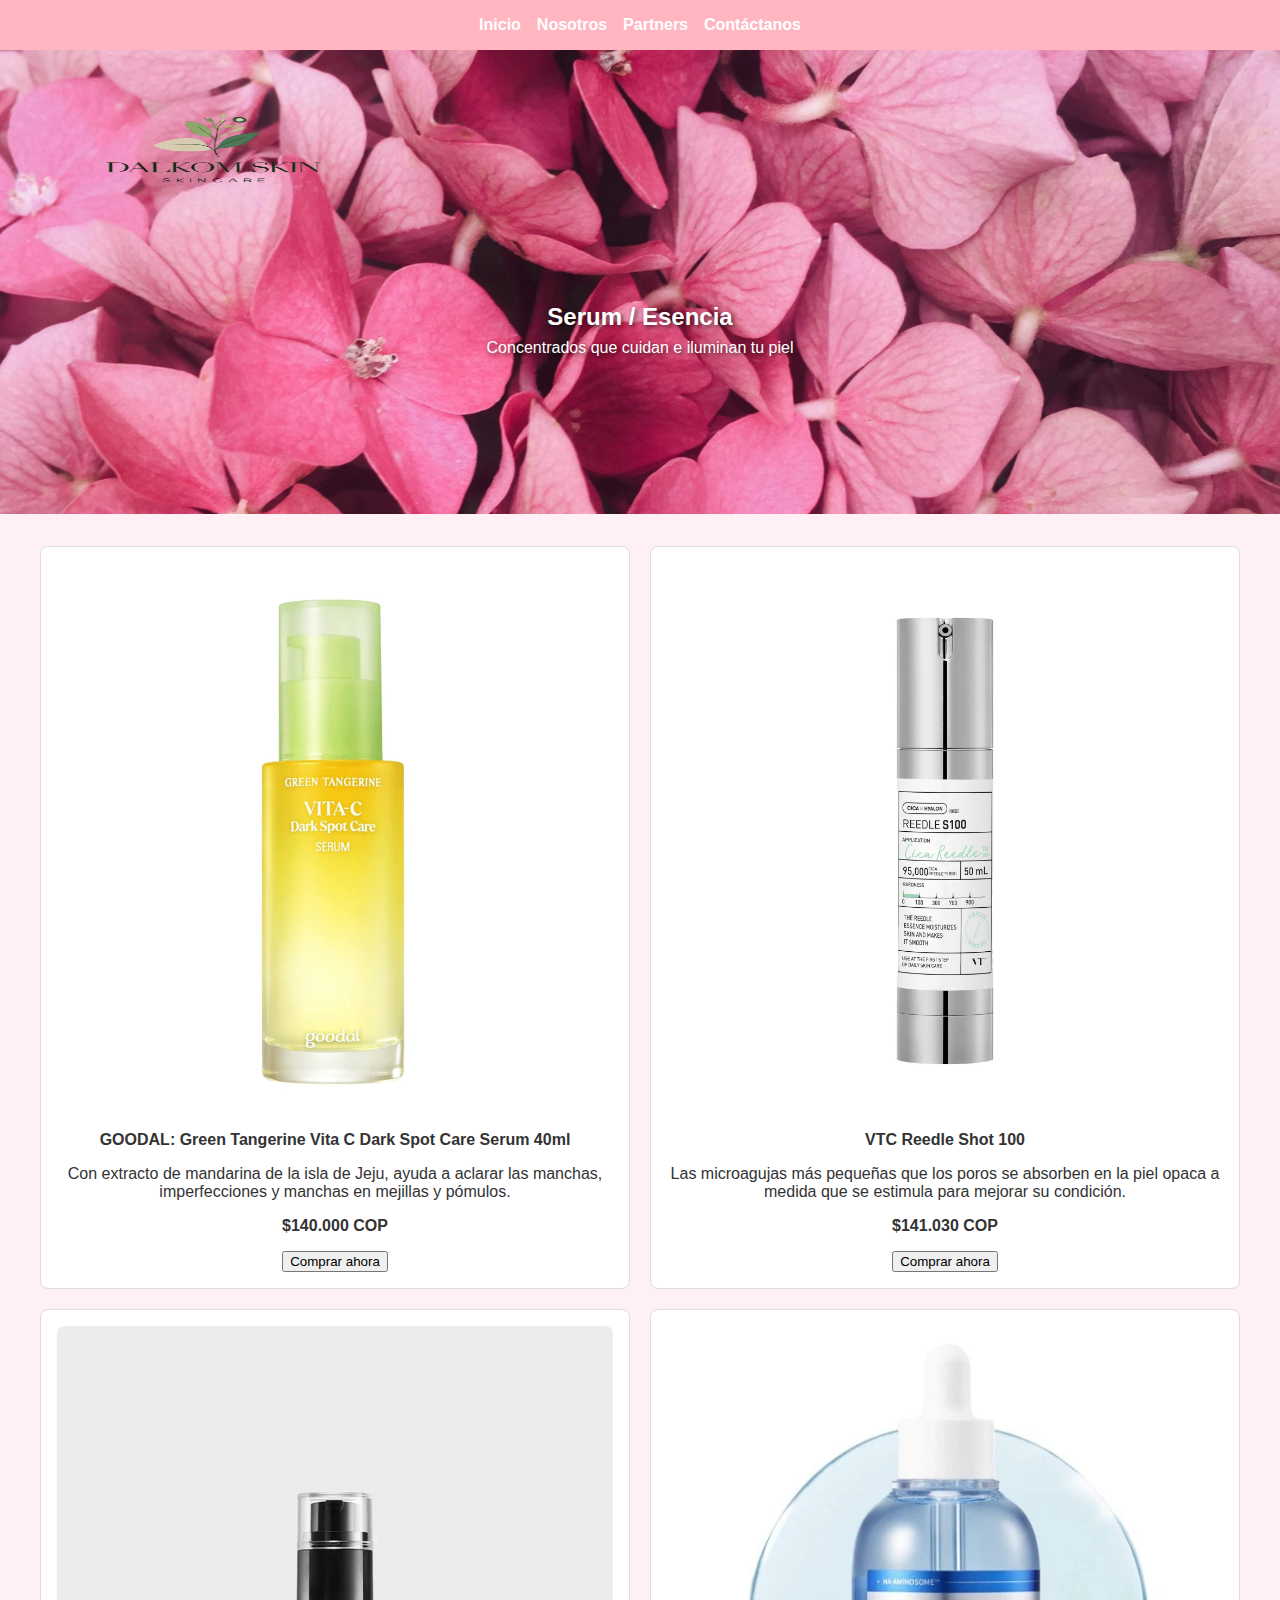
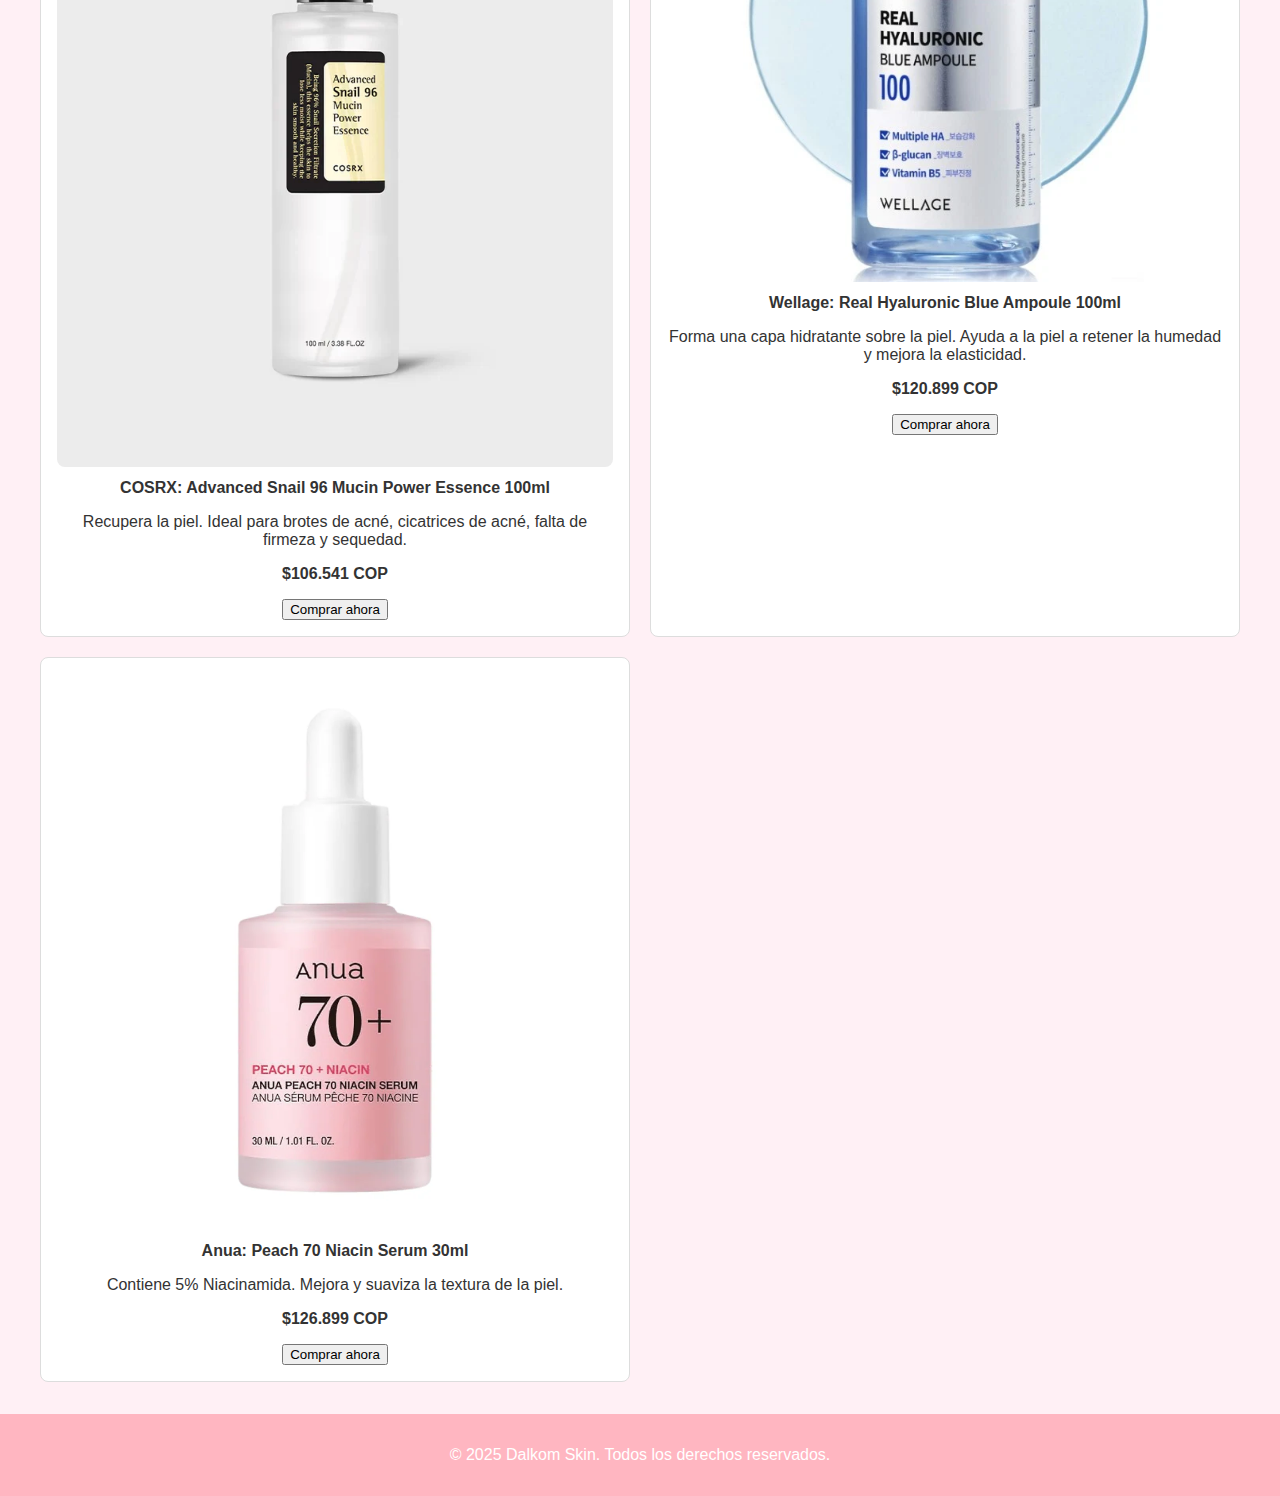
<file: serum.html>
<!DOCTYPE html>
<html lang="es">
<head>
  <meta charset="UTF-8" />
  <meta name="viewport" content="width=device-width, initial-scale=1.0" />
  <title>Serum / Esencia - Dalkom Skin</title>
  <link rel="stylesheet" href="styles.css" />
</head>
<body>
  <header>
    <div class="header-container">
      <nav>
        <ul>
          <li><a href="index.html">Inicio</a></li>
          <li><a href="nosotros.html">Nosotros</a></li>
          <li><a href="#">Partners</a></li>
          <li><a href="contactanos.html">Contáctanos</a></li>
        </ul>
      </nav>
    </div>
  </header>

  <section class="hero">
    <div class="hero-logo">
      <img src="logotwo.png" alt="Dalkom Skin Logo" />
    </div>
    <div class="hero-content">
      <div class="hero-text">
        <h2>Serum / Esencia</h2>
        <p>Concentrados que cuidan e iluminan tu piel</p>
      </div>
    </div>
  </section>

  <section class="products">
    <div class="product-grid">
      <!-- Producto 1 -->
      <div class="product-card">
        <img src="goodal-serum.jpg" alt="GOODAL: Green Tangerine Vita C Dark Spot Care Serum 40ml" />
        <h4>GOODAL: Green Tangerine Vita C Dark Spot Care Serum 40ml</h4>
        <p>Con extracto de mandarina de la isla de Jeju, ayuda a aclarar las manchas, imperfecciones y manchas en mejillas y pómulos.</p>
        <p><strong>$140.000 COP</strong></p>
        <a href="checkout.html?producto=GOODAL: Green Tangerine Vita C Dark Spot Care Serum 40ml&precio=140000">
  <button>Comprar ahora</button>
</a>
      </div>

      <!-- Producto 2 -->
      <div class="product-card">
        <img src="vtc-reedle.jpg" alt="VTC Reedle Shot 100" />
        <h4>VTC Reedle Shot 100</h4>
        <p>Las microagujas más pequeñas que los poros se absorben en la piel opaca a medida que se estimula para mejorar su condición.</p>
        <p><strong>$141.030 COP</strong></p>
        <a href="checkout.html?producto=VTC Reedle Shot 100&precio=141030">
  <button>Comprar ahora</button>
</a>
      </div>

      <!-- Producto 3 -->
      <div class="product-card">
        <img src="cosrx-snail.jpg" alt="COSRX: Advanced Snail 96 Mucin Power Essence 100ml" />
        <h4>COSRX: Advanced Snail 96 Mucin Power Essence 100ml</h4>
        <p>Recupera la piel. Ideal para brotes de acné, cicatrices de acné, falta de firmeza y sequedad.</p>
        <p><strong>$106.541 COP</strong></p>
        <a href="checkout.html?producto=COSRX: Advanced Snail 96 Mucin Power Essence 100ml&precio=106541">
  <button>Comprar ahora</button>
</a>
      </div>

      <!-- Producto 4 -->
      <div class="product-card">
        <img src="wellage-ampoule.jpg" alt="Wellage: Real Hyaluronic Blue Ampoule 100ml" />
        <h4>Wellage: Real Hyaluronic Blue Ampoule 100ml</h4>
        <p>Forma una capa hidratante sobre la piel. Ayuda a la piel a retener la humedad y mejora la elasticidad.</p>
        <p><strong>$120.899 COP</strong></p>
        <a href="checkout.html?producto=Wellage: Real Hyaluronic Blue Ampoule 100ml&precio=120899">
  <button>Comprar ahora</button>
</a>
      </div>

      <!-- Producto 5 -->
      <div class="product-card">
        <img src="anua-peach.jpg" alt="Anua: Peach 70 Niacin Serum 30ml" />
        <h4>Anua: Peach 70 Niacin Serum 30ml</h4>
        <p>Contiene 5% Niacinamida. Mejora y suaviza la textura de la piel.</p>
        <p><strong>$126.899 COP</strong></p>
        <a href="checkout.html?producto=Anua: Peach 70 Niacin Serum 30ml&precio=126899">
  <button>Comprar ahora</button>
</a>
      </div>
    </div>
  </section>

  <footer>
    <p>&copy; 2025 Dalkom Skin. Todos los derechos reservados.</p>
  </footer>
</body>
</html>
</file>
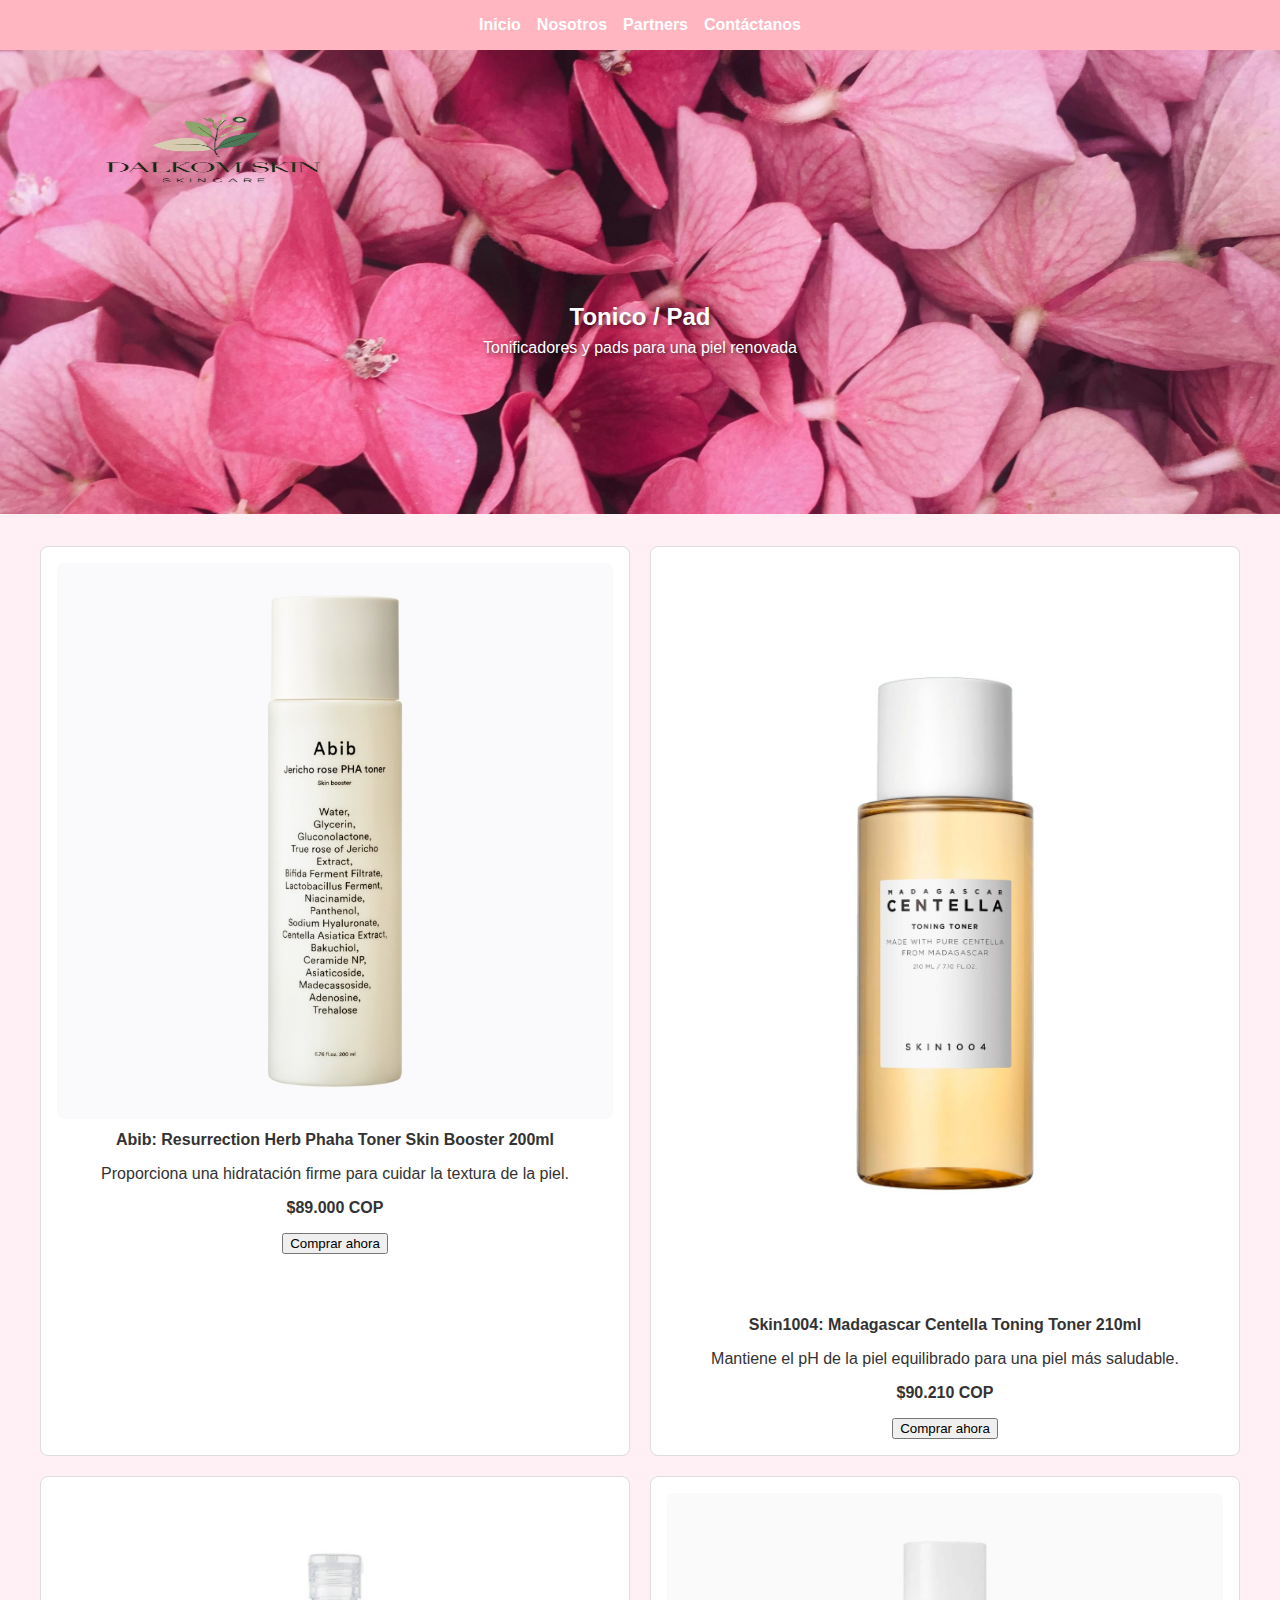
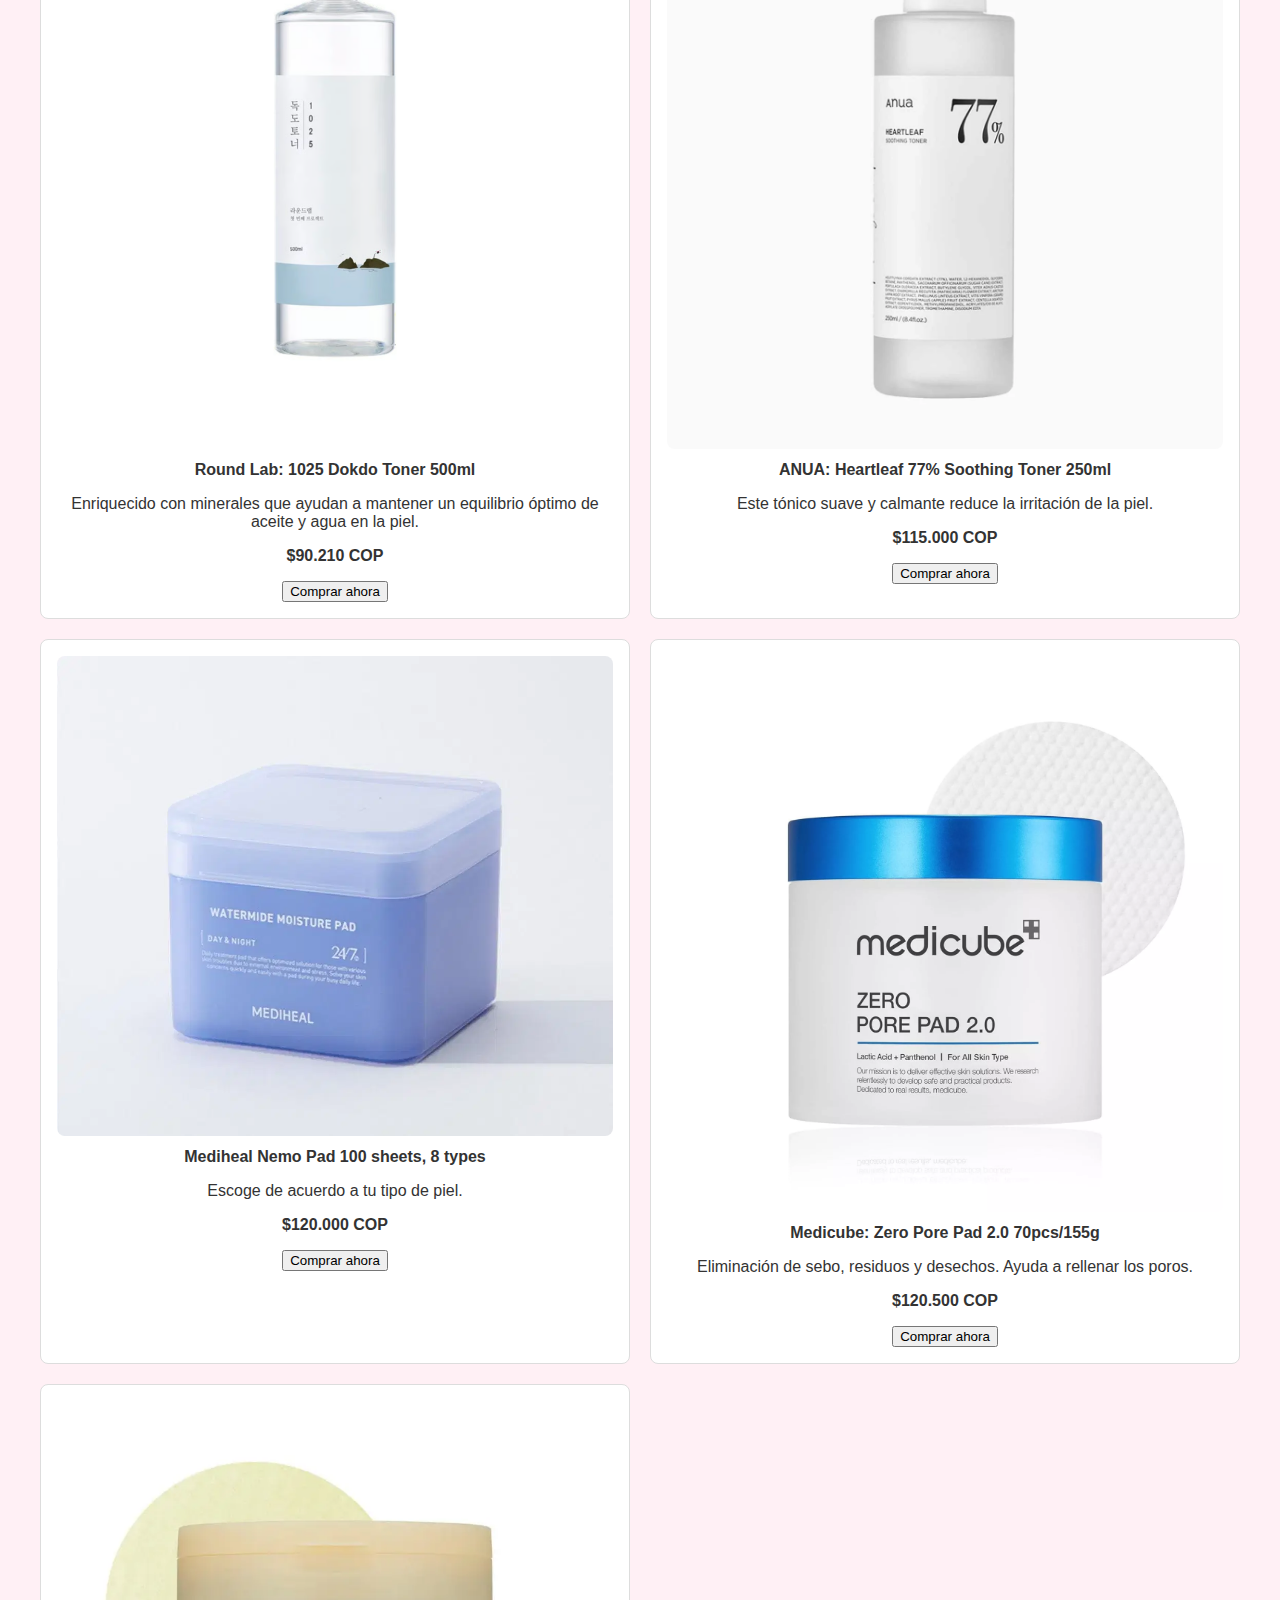
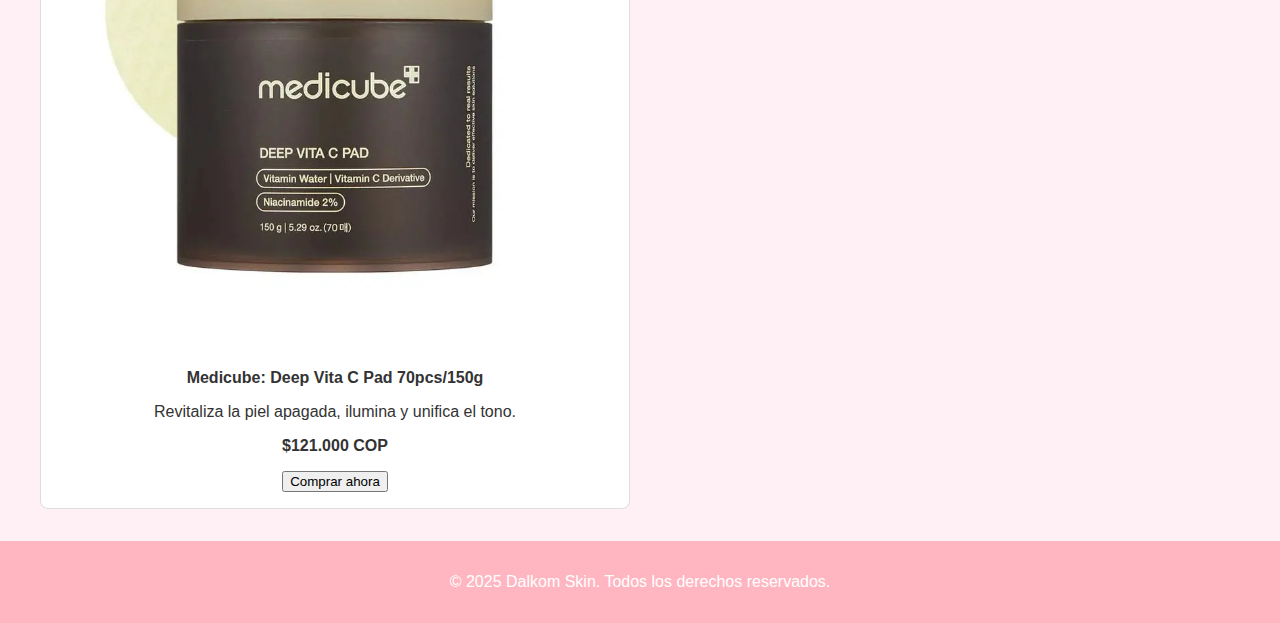
<file: tonico.html>
<!DOCTYPE html>
<html lang="es">
<head>
  <meta charset="UTF-8" />
  <meta name="viewport" content="width=device-width, initial-scale=1.0" />
  <title>Tonico / Pad - Dalkom Skin</title>
  <link rel="stylesheet" href="styles.css" />
</head>
<body>
  <header>
    <div class="header-container">
      <nav>
        <ul>
          <li><a href="index.html">Inicio</a></li>
          <li><a href="nosotros.html">Nosotros</a></li>
          <li><a href="#">Partners</a></li>
          <li><a href="contactanos.html">Contáctanos</a></li>
        </ul>
      </nav>
    </div>
  </header>

  <section class="hero">
    <div class="hero-logo">
      <img src="logotwo.png" alt="Dalkom Skin Logo" />
    </div>
    <div class="hero-content">
      <div class="hero-text">
        <h2>Tonico / Pad</h2>
        <p>Tonificadores y pads para una piel renovada</p>
      </div>
    </div>
  </section>

  <section class="products">
    <div class="product-grid">

      <div class="product-card">
        <img src="abib-toner.jpg" alt="Abib: Resurrection Herb Phaha Toner Skin Booster 200ml" />
        <h4>Abib: Resurrection Herb Phaha Toner Skin Booster 200ml</h4>
        <p>Proporciona una hidratación firme para cuidar la textura de la piel.</p>
        <p><strong>$89.000 COP</strong></p>
        <a href="checkout.html?producto=Abib: Resurrection Herb Phaha Toner Skin Booster 200ml&precio=89000">
  <button>Comprar ahora</button>
</a>
      </div>

      <div class="product-card">
        <img src="skin1004-toner.jpg" alt="Skin1004: Madagascar Centella Toning Toner 210ml" />
        <h4>Skin1004: Madagascar Centella Toning Toner 210ml</h4>
        <p>Mantiene el pH de la piel equilibrado para una piel más saludable.</p>
        <p><strong>$90.210 COP</strong></p>
        <a href="checkout.html?producto=Skin1004: Madagascar Centella Toning Toner 210ml&precio=90210">
  <button>Comprar ahora</button>
</a>
      </div>

      <div class="product-card">
        <img src="roundlab-toner.jpg" alt="Round Lab: 1025 Dokdo Toner 500ml" />
        <h4>Round Lab: 1025 Dokdo Toner 500ml</h4>
        <p>Enriquecido con minerales que ayudan a mantener un equilibrio óptimo de aceite y agua en la piel.</p>
        <p><strong>$90.210 COP</strong></p>
        <a href="checkout.html?producto=Round Lab: 1025 Dokdo Toner 500ml&precio=90210">
  <button>Comprar ahora</button>
</a>
      </div>

      <div class="product-card">
        <img src="anua-toner.jpg" alt="ANUA: Heartleaf 77% Soothing Toner 250ml" />
        <h4>ANUA: Heartleaf 77% Soothing Toner 250ml</h4>
        <p>Este tónico suave y calmante reduce la irritación de la piel.</p>
        <p><strong>$115.000 COP</strong></p>
        <a href="checkout.html?producto=ANUA: Heartleaf 77% Soothing Toner 250ml&precio=115000">
  <button>Comprar ahora</button>
</a>
      </div>

      <div class="product-card">
        <img src="mediheal-nemo.jpg" alt="Mediheal Nemo Pad 100 sheets, 8 types" />
        <h4>Mediheal Nemo Pad 100 sheets, 8 types</h4>
        <p>Escoge de acuerdo a tu tipo de piel.</p>
        <p><strong>$120.000 COP</strong></p>
        <a href="checkout.html?producto=Mediheal Nemo Pad 100 sheets, 8 types&precio=120000">
  <button>Comprar ahora</button>
</a>
      </div>

      <div class="product-card">
        <img src="medicube-zero.jpg" alt="Medicube: Zero Pore Pad 2.0 70pcs/155g" />
        <h4>Medicube: Zero Pore Pad 2.0 70pcs/155g</h4>
        <p>Eliminación de sebo, residuos y desechos. Ayuda a rellenar los poros.</p>
       <p><strong>$120.500 COP</strong></p>
        <a href="checkout.html?producto=Medicube: Zero Pore Pad 2.0 70pcs/155g&precio=120500">
  <button>Comprar ahora</button>
</a>
      </div>

      <div class="product-card">
        <img src="medicube-vita.jpg" alt="Medicube: Deep Vita C Pad 70pcs/150g" />
        <h4>Medicube: Deep Vita C Pad 70pcs/150g</h4>
        <p>Revitaliza la piel apagada, ilumina y unifica el tono.</p>
       <p><strong>$121.000 COP</strong></p>
        <a href="checkout.html?producto=Medicube: Deep Vita C Pad 70pcs/150g&precio=121000">
  <button>Comprar ahora</button>
</a>
      </div>

    </div>
  </section>

  <footer>
    <p>&copy; 2025 Dalkom Skin. Todos los derechos reservados.</p>
  </footer>
</body>
</html>
</file>
<file: styles.css>
body {
    font-family: 'Helvetica', sans-serif;
    margin: 0;
    padding: 0;
    background-color: #fff0f5;
    color: #333;
}

header {
    background-color: #ffb6c1;
    padding: 1rem;
    text-align: center;
}

nav ul {
    list-style: none;
    padding: 0;
    display: flex;
    justify-content: center;
    gap: 1rem;
    margin: 0;
}

nav a {
    text-decoration: none;
    color: white;
    font-weight: bold;
}

.hero {
    position: relative;
    padding: 2rem 0;
    background-image: url("flowerstwo.jpg");
    background-size: cover;
    background-position: center;
    color: white;
    min-height: 400px;
    display: flex;
    flex-direction: column;
    justify-content: center;
}

.hero-logo {
    position: absolute;
    top: 1rem;
    left: 1rem;
}

.hero-logo img {
    height: 170px;
    width: 400px;
}

.hero-content {
    display: flex;
    justify-content: center;
    align-items: center;
    flex-direction: column;
    text-align: center;
    margin-top: 6rem;
    padding: 1rem;
}

.hero-text h2,
.hero-text p {
    color: white;
    text-shadow: 2px 2px 4px rgba(0, 0, 0, 0.6);
    margin: 0.5rem 0;
}

.products {
    padding: 2rem;
    text-align: center;
}

.product-grid {
    display: grid;
    grid-template-columns: repeat(2, 1fr);
    gap: 20px;
    max-width: 1200px;
    margin: 0 auto;
}

.product-card {
    background: #fff;
    border: 1px solid #ddd;
    border-radius: 8px;
    padding: 1rem;
    width: 100%;
    box-sizing: border-box;
    text-align: center;
}

.product-card img {
    width: 100%;
    height: auto;
    border-radius: 8px;
    object-fit: cover;
}

.product-card h4 {
    font-size: 1rem;
    margin: 0.5rem 0 0.3rem 0;
}

footer {
    text-align: center;
    padding: 1rem;
    background-color: #ffb6c1;
    color: white;
}

.header-container {
    display: flex;
    align-items: center;
    justify-content: center;
    position: relative;
}

.logo {
    position: absolute;
    left: 0;
    font-size: 2rem;
    margin-left: 1rem;
}

.logo a {
    text-decoration: none;
    color: #333;
}

.about-text {
    max-width: 600px;
    margin: 0 auto;
    text-align: center;
    line-height: 1.6;
}

.about-text p {
    margin-bottom: 1.5em;
}

/* 모바일 대응: 화면이 600px 이하일 때 상품을 1열로 */
@media (max-width: 600px) {
    .product-grid {
        grid-template-columns: 1fr;
    }
}
</file>
